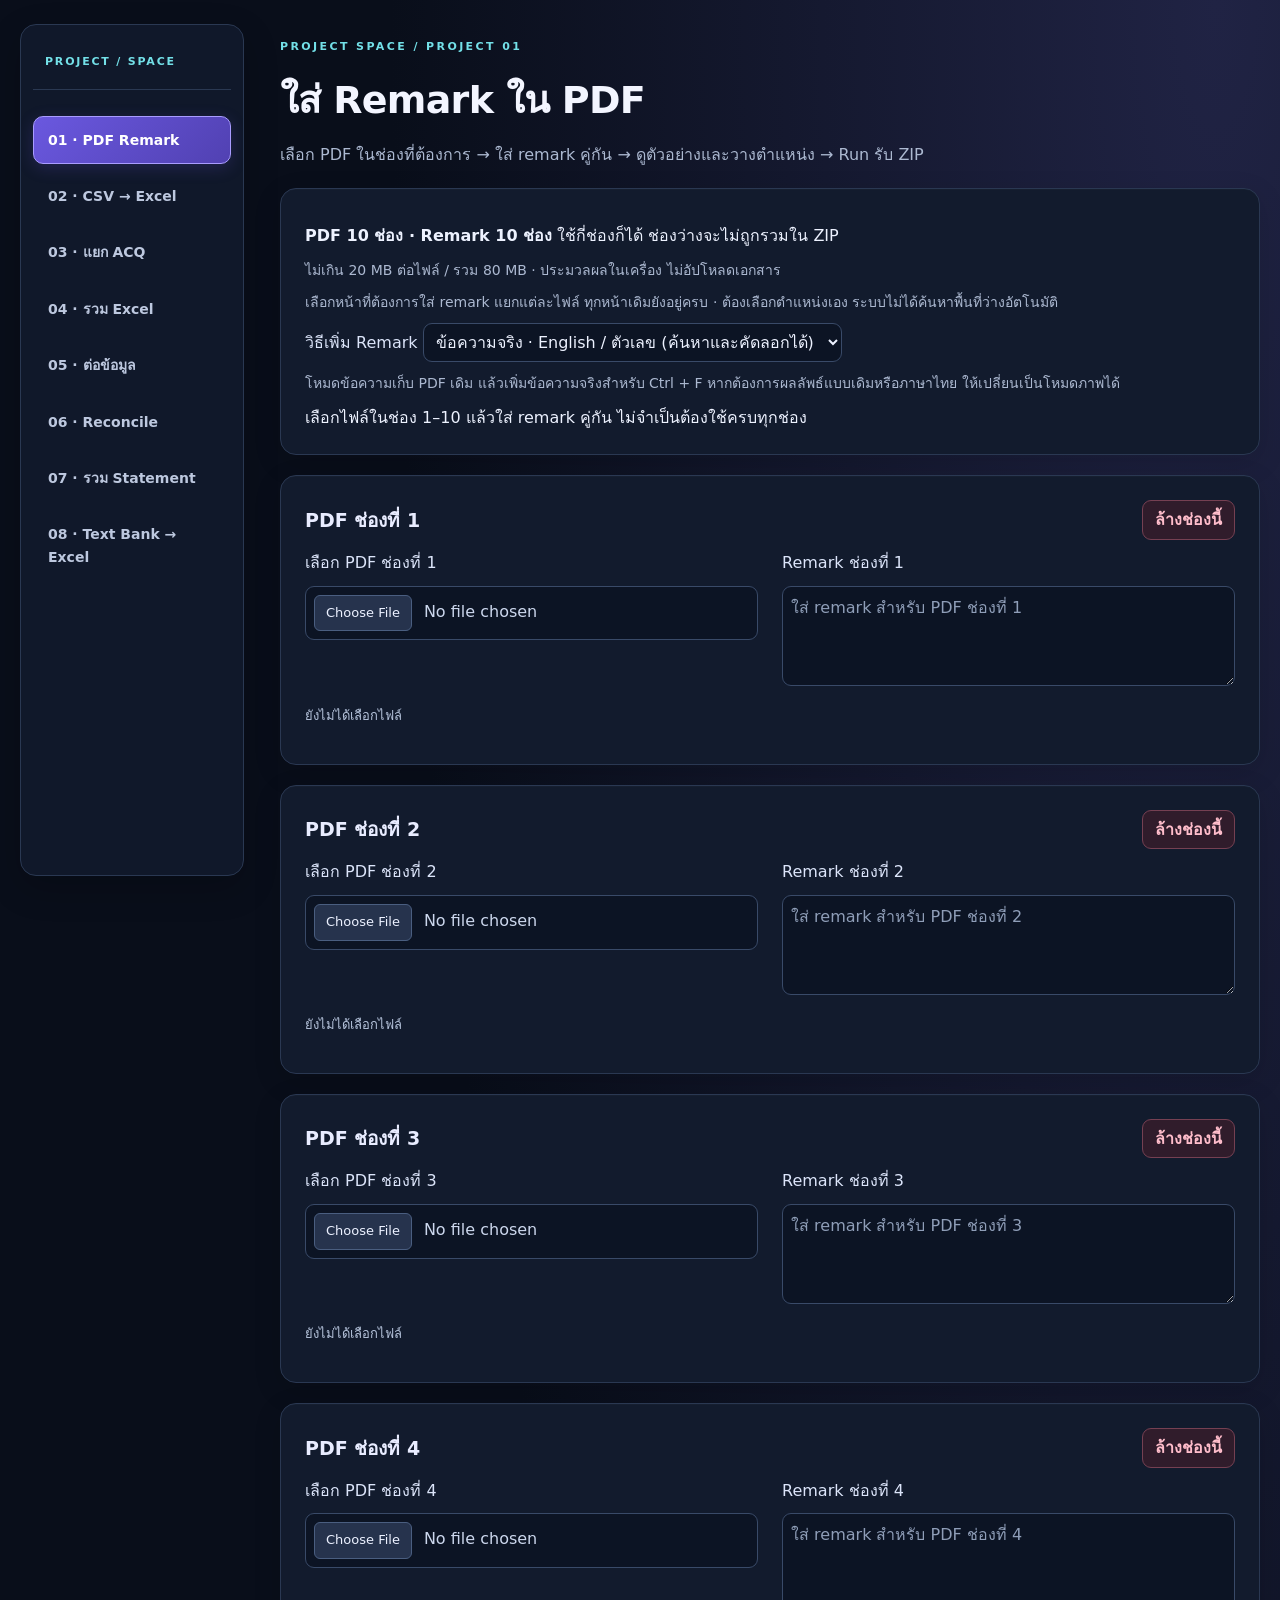
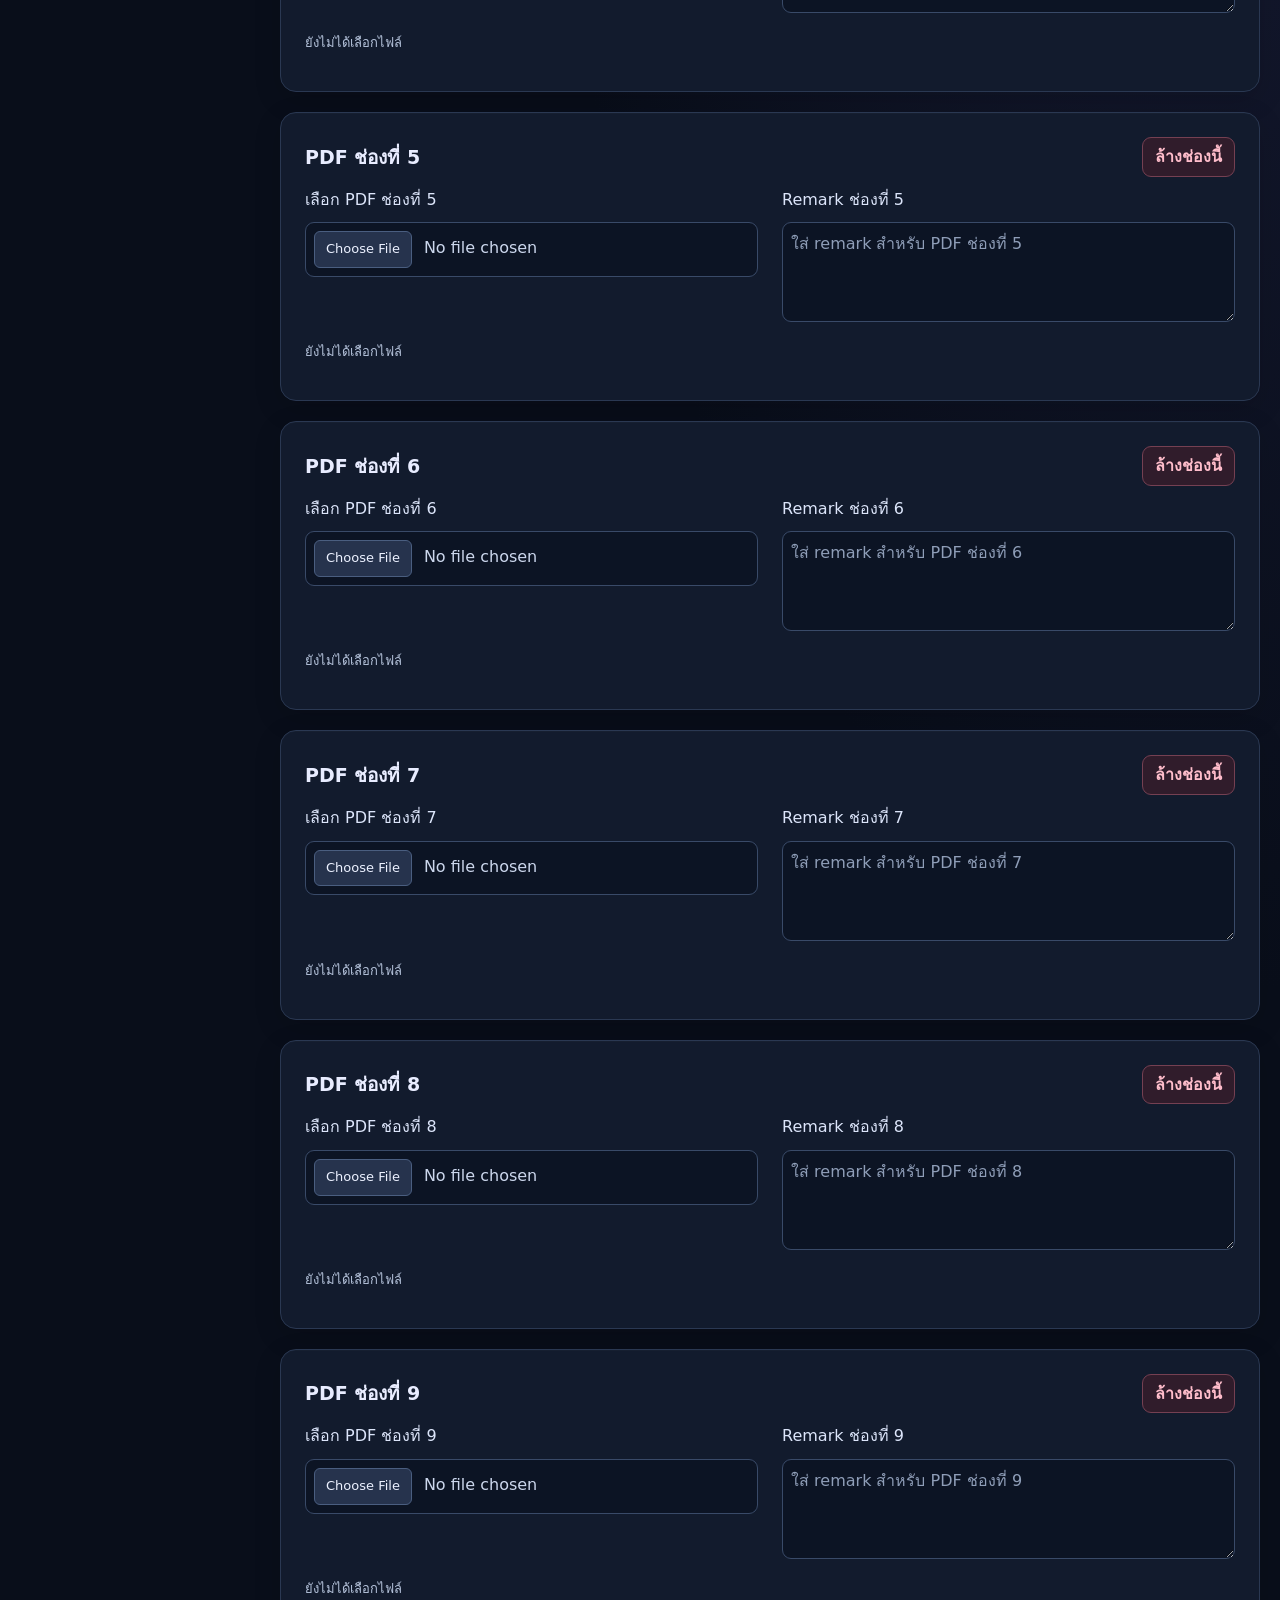
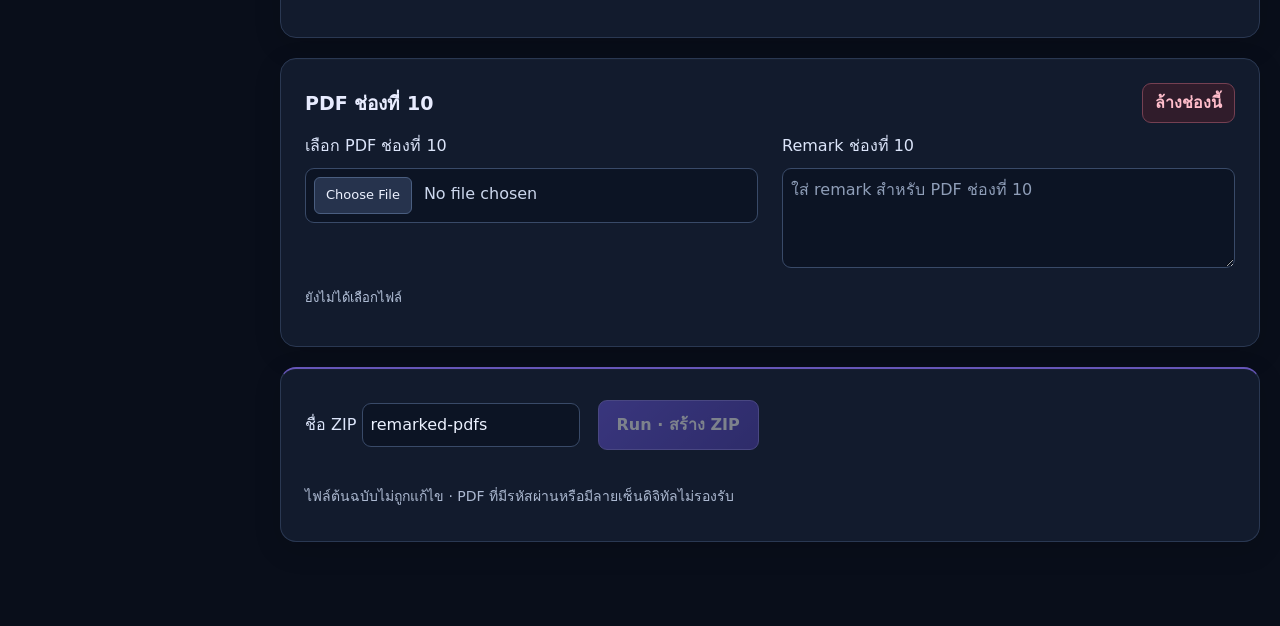
<file: index.html>
<!doctype html><html lang="th"><head><meta charset="utf-8"><meta name="viewport" content="width=device-width,initial-scale=1"><title>Project Space · PDF Remark</title><link rel="stylesheet" href="style.css?v=slots-2"><script defer src="vendor/pdf-lib.min.js"></script><script defer src="vendor/jszip.min.js"></script><script defer src="app.js?v=search-text-1"></script><script>setTimeout(function(){if(!window.remarkAppReady){var el=document.getElementById("status");el.textContent="โหลดหน้าแอปไม่สำเร็จ กรุณารีเฟรช หรือเปิดด้วย Chrome / Edge รุ่นล่าสุด";el.className="error";}},12000);</script><link rel="stylesheet" href="theme.css?v=dark-1"><link rel="stylesheet" href="sidebar.css?v=20261102"></head><body><main><nav aria-label="เลือกโปรเจกต์"><a href="index.html?v=20261107" aria-current="page">01 · PDF Remark</a><a href="csv-excel.html?v=20261107">02 · CSV → Excel</a><a href="acq-split.html?v=20261107">03 · แยก ACQ</a><a href="merge-excel.html?v=20261107">04 · รวม Excel</a><a href="append-excel.html?v=20261107">05 · ต่อข้อมูล</a><a href="reconcile.html?v=20261107">06 · Reconcile</a><a href="statements.html?v=20261107">07 · รวม Statement</a><a href="bank-text.html?v=20261107">08 · Text Bank → Excel</a></nav><span class="eyebrow">PROJECT SPACE / PROJECT 01</span><h1>ใส่ Remark ใน PDF</h1><p>เลือก PDF ในช่องที่ต้องการ → ใส่ remark คู่กัน → ดูตัวอย่างและวางตำแหน่ง → Run รับ ZIP</p><section class="panel"><p><strong>PDF 10 ช่อง · Remark 10 ช่อง</strong> ใช้กี่ช่องก็ได้ ช่องว่างจะไม่ถูกรวมใน ZIP</p><p class="muted">ไม่เกิน 20 MB ต่อไฟล์ / รวม 80 MB · ประมวลผลในเครื่อง ไม่อัปโหลดเอกสาร</p><p class="muted">เลือกหน้าที่ต้องการใส่ remark แยกแต่ละไฟล์ ทุกหน้าเดิมยังอยู่ครบ · ต้องเลือกตำแหน่งเอง ระบบไม่ได้ค้นหาพื้นที่ว่างอัตโนมัติ</p><label>วิธีเพิ่ม Remark <select id="remarkMode"><option value="text">ข้อความจริง · English / ตัวเลข (ค้นหาและคัดลอกได้)</option><option value="image">ภาพแบบเดิม · รองรับภาษาไทย (ค้นหา remark ไม่ได้)</option></select></label><p class="muted">โหมดข้อความเก็บ PDF เดิม แล้วเพิ่มข้อความจริงสำหรับ Ctrl + F หากต้องการผลลัพธ์แบบเดิมหรือภาษาไทย ให้เปลี่ยนเป็นโหมดภาพได้</p><div id="status" role="status" aria-live="polite">เลือกไฟล์ในช่อง 1–10 แล้วใส่ remark คู่กัน ไม่จำเป็นต้องใช้ครบทุกช่อง</div></section><div id="items"><section class="item" data-slot="1"><div class="row"><h2>PDF ช่องที่ 1</h2><button class="remove" type="button">ล้างช่องนี้</button></div><div class="slot-grid"><label>เลือก PDF ช่องที่ 1<input class="file" type="file" accept=".pdf,application/pdf"></label><label>Remark ช่องที่ 1<textarea maxlength="4000" placeholder="ใส่ remark สำหรับ PDF ช่องที่ 1"></textarea></label></div><p class="note" role="status">ยังไม่ได้เลือกไฟล์</p><details class="details" hidden><summary>ดูตัวอย่าง PDF / เลือกตำแหน่ง remark</summary><div class="editor"><div><label>หน้าที่ใส่ remark <select class="page"></select></label><label>ขนาดตัวอักษร (pt) <input class="size" type="number" min="6" max="36" value="11"></label><label>ชื่อ PDF ที่ได้ <input class="name" maxlength="100"></label><p class="muted">คลิกพื้นที่ว่างบน PDF เพื่อวางข้อความ ตรวจสอบว่าไม่ทับข้อมูลเดิมก่อน Run</p></div><div class="stage" aria-label="คลิกเพื่อวาง remark"><canvas></canvas><div class="overlay"></div></div></div></details></section><section class="item" data-slot="2"><div class="row"><h2>PDF ช่องที่ 2</h2><button class="remove" type="button">ล้างช่องนี้</button></div><div class="slot-grid"><label>เลือก PDF ช่องที่ 2<input class="file" type="file" accept=".pdf,application/pdf"></label><label>Remark ช่องที่ 2<textarea maxlength="4000" placeholder="ใส่ remark สำหรับ PDF ช่องที่ 2"></textarea></label></div><p class="note" role="status">ยังไม่ได้เลือกไฟล์</p><details class="details" hidden><summary>ดูตัวอย่าง PDF / เลือกตำแหน่ง remark</summary><div class="editor"><div><label>หน้าที่ใส่ remark <select class="page"></select></label><label>ขนาดตัวอักษร (pt) <input class="size" type="number" min="6" max="36" value="11"></label><label>ชื่อ PDF ที่ได้ <input class="name" maxlength="100"></label><p class="muted">คลิกพื้นที่ว่างบน PDF เพื่อวางข้อความ ตรวจสอบว่าไม่ทับข้อมูลเดิมก่อน Run</p></div><div class="stage" aria-label="คลิกเพื่อวาง remark"><canvas></canvas><div class="overlay"></div></div></div></details></section><section class="item" data-slot="3"><div class="row"><h2>PDF ช่องที่ 3</h2><button class="remove" type="button">ล้างช่องนี้</button></div><div class="slot-grid"><label>เลือก PDF ช่องที่ 3<input class="file" type="file" accept=".pdf,application/pdf"></label><label>Remark ช่องที่ 3<textarea maxlength="4000" placeholder="ใส่ remark สำหรับ PDF ช่องที่ 3"></textarea></label></div><p class="note" role="status">ยังไม่ได้เลือกไฟล์</p><details class="details" hidden><summary>ดูตัวอย่าง PDF / เลือกตำแหน่ง remark</summary><div class="editor"><div><label>หน้าที่ใส่ remark <select class="page"></select></label><label>ขนาดตัวอักษร (pt) <input class="size" type="number" min="6" max="36" value="11"></label><label>ชื่อ PDF ที่ได้ <input class="name" maxlength="100"></label><p class="muted">คลิกพื้นที่ว่างบน PDF เพื่อวางข้อความ ตรวจสอบว่าไม่ทับข้อมูลเดิมก่อน Run</p></div><div class="stage" aria-label="คลิกเพื่อวาง remark"><canvas></canvas><div class="overlay"></div></div></div></details></section><section class="item" data-slot="4"><div class="row"><h2>PDF ช่องที่ 4</h2><button class="remove" type="button">ล้างช่องนี้</button></div><div class="slot-grid"><label>เลือก PDF ช่องที่ 4<input class="file" type="file" accept=".pdf,application/pdf"></label><label>Remark ช่องที่ 4<textarea maxlength="4000" placeholder="ใส่ remark สำหรับ PDF ช่องที่ 4"></textarea></label></div><p class="note" role="status">ยังไม่ได้เลือกไฟล์</p><details class="details" hidden><summary>ดูตัวอย่าง PDF / เลือกตำแหน่ง remark</summary><div class="editor"><div><label>หน้าที่ใส่ remark <select class="page"></select></label><label>ขนาดตัวอักษร (pt) <input class="size" type="number" min="6" max="36" value="11"></label><label>ชื่อ PDF ที่ได้ <input class="name" maxlength="100"></label><p class="muted">คลิกพื้นที่ว่างบน PDF เพื่อวางข้อความ ตรวจสอบว่าไม่ทับข้อมูลเดิมก่อน Run</p></div><div class="stage" aria-label="คลิกเพื่อวาง remark"><canvas></canvas><div class="overlay"></div></div></div></details></section><section class="item" data-slot="5"><div class="row"><h2>PDF ช่องที่ 5</h2><button class="remove" type="button">ล้างช่องนี้</button></div><div class="slot-grid"><label>เลือก PDF ช่องที่ 5<input class="file" type="file" accept=".pdf,application/pdf"></label><label>Remark ช่องที่ 5<textarea maxlength="4000" placeholder="ใส่ remark สำหรับ PDF ช่องที่ 5"></textarea></label></div><p class="note" role="status">ยังไม่ได้เลือกไฟล์</p><details class="details" hidden><summary>ดูตัวอย่าง PDF / เลือกตำแหน่ง remark</summary><div class="editor"><div><label>หน้าที่ใส่ remark <select class="page"></select></label><label>ขนาดตัวอักษร (pt) <input class="size" type="number" min="6" max="36" value="11"></label><label>ชื่อ PDF ที่ได้ <input class="name" maxlength="100"></label><p class="muted">คลิกพื้นที่ว่างบน PDF เพื่อวางข้อความ ตรวจสอบว่าไม่ทับข้อมูลเดิมก่อน Run</p></div><div class="stage" aria-label="คลิกเพื่อวาง remark"><canvas></canvas><div class="overlay"></div></div></div></details></section><section class="item" data-slot="6"><div class="row"><h2>PDF ช่องที่ 6</h2><button class="remove" type="button">ล้างช่องนี้</button></div><div class="slot-grid"><label>เลือก PDF ช่องที่ 6<input class="file" type="file" accept=".pdf,application/pdf"></label><label>Remark ช่องที่ 6<textarea maxlength="4000" placeholder="ใส่ remark สำหรับ PDF ช่องที่ 6"></textarea></label></div><p class="note" role="status">ยังไม่ได้เลือกไฟล์</p><details class="details" hidden><summary>ดูตัวอย่าง PDF / เลือกตำแหน่ง remark</summary><div class="editor"><div><label>หน้าที่ใส่ remark <select class="page"></select></label><label>ขนาดตัวอักษร (pt) <input class="size" type="number" min="6" max="36" value="11"></label><label>ชื่อ PDF ที่ได้ <input class="name" maxlength="100"></label><p class="muted">คลิกพื้นที่ว่างบน PDF เพื่อวางข้อความ ตรวจสอบว่าไม่ทับข้อมูลเดิมก่อน Run</p></div><div class="stage" aria-label="คลิกเพื่อวาง remark"><canvas></canvas><div class="overlay"></div></div></div></details></section><section class="item" data-slot="7"><div class="row"><h2>PDF ช่องที่ 7</h2><button class="remove" type="button">ล้างช่องนี้</button></div><div class="slot-grid"><label>เลือก PDF ช่องที่ 7<input class="file" type="file" accept=".pdf,application/pdf"></label><label>Remark ช่องที่ 7<textarea maxlength="4000" placeholder="ใส่ remark สำหรับ PDF ช่องที่ 7"></textarea></label></div><p class="note" role="status">ยังไม่ได้เลือกไฟล์</p><details class="details" hidden><summary>ดูตัวอย่าง PDF / เลือกตำแหน่ง remark</summary><div class="editor"><div><label>หน้าที่ใส่ remark <select class="page"></select></label><label>ขนาดตัวอักษร (pt) <input class="size" type="number" min="6" max="36" value="11"></label><label>ชื่อ PDF ที่ได้ <input class="name" maxlength="100"></label><p class="muted">คลิกพื้นที่ว่างบน PDF เพื่อวางข้อความ ตรวจสอบว่าไม่ทับข้อมูลเดิมก่อน Run</p></div><div class="stage" aria-label="คลิกเพื่อวาง remark"><canvas></canvas><div class="overlay"></div></div></div></details></section><section class="item" data-slot="8"><div class="row"><h2>PDF ช่องที่ 8</h2><button class="remove" type="button">ล้างช่องนี้</button></div><div class="slot-grid"><label>เลือก PDF ช่องที่ 8<input class="file" type="file" accept=".pdf,application/pdf"></label><label>Remark ช่องที่ 8<textarea maxlength="4000" placeholder="ใส่ remark สำหรับ PDF ช่องที่ 8"></textarea></label></div><p class="note" role="status">ยังไม่ได้เลือกไฟล์</p><details class="details" hidden><summary>ดูตัวอย่าง PDF / เลือกตำแหน่ง remark</summary><div class="editor"><div><label>หน้าที่ใส่ remark <select class="page"></select></label><label>ขนาดตัวอักษร (pt) <input class="size" type="number" min="6" max="36" value="11"></label><label>ชื่อ PDF ที่ได้ <input class="name" maxlength="100"></label><p class="muted">คลิกพื้นที่ว่างบน PDF เพื่อวางข้อความ ตรวจสอบว่าไม่ทับข้อมูลเดิมก่อน Run</p></div><div class="stage" aria-label="คลิกเพื่อวาง remark"><canvas></canvas><div class="overlay"></div></div></div></details></section><section class="item" data-slot="9"><div class="row"><h2>PDF ช่องที่ 9</h2><button class="remove" type="button">ล้างช่องนี้</button></div><div class="slot-grid"><label>เลือก PDF ช่องที่ 9<input class="file" type="file" accept=".pdf,application/pdf"></label><label>Remark ช่องที่ 9<textarea maxlength="4000" placeholder="ใส่ remark สำหรับ PDF ช่องที่ 9"></textarea></label></div><p class="note" role="status">ยังไม่ได้เลือกไฟล์</p><details class="details" hidden><summary>ดูตัวอย่าง PDF / เลือกตำแหน่ง remark</summary><div class="editor"><div><label>หน้าที่ใส่ remark <select class="page"></select></label><label>ขนาดตัวอักษร (pt) <input class="size" type="number" min="6" max="36" value="11"></label><label>ชื่อ PDF ที่ได้ <input class="name" maxlength="100"></label><p class="muted">คลิกพื้นที่ว่างบน PDF เพื่อวางข้อความ ตรวจสอบว่าไม่ทับข้อมูลเดิมก่อน Run</p></div><div class="stage" aria-label="คลิกเพื่อวาง remark"><canvas></canvas><div class="overlay"></div></div></div></details></section><section class="item" data-slot="10"><div class="row"><h2>PDF ช่องที่ 10</h2><button class="remove" type="button">ล้างช่องนี้</button></div><div class="slot-grid"><label>เลือก PDF ช่องที่ 10<input class="file" type="file" accept=".pdf,application/pdf"></label><label>Remark ช่องที่ 10<textarea maxlength="4000" placeholder="ใส่ remark สำหรับ PDF ช่องที่ 10"></textarea></label></div><p class="note" role="status">ยังไม่ได้เลือกไฟล์</p><details class="details" hidden><summary>ดูตัวอย่าง PDF / เลือกตำแหน่ง remark</summary><div class="editor"><div><label>หน้าที่ใส่ remark <select class="page"></select></label><label>ขนาดตัวอักษร (pt) <input class="size" type="number" min="6" max="36" value="11"></label><label>ชื่อ PDF ที่ได้ <input class="name" maxlength="100"></label><p class="muted">คลิกพื้นที่ว่างบน PDF เพื่อวางข้อความ ตรวจสอบว่าไม่ทับข้อมูลเดิมก่อน Run</p></div><div class="stage" aria-label="คลิกเพื่อวาง remark"><canvas></canvas><div class="overlay"></div></div></div></details></section></div><section class="panel footer"><label>ชื่อ ZIP <input id="zipname" value="remarked-pdfs" maxlength="100"></label><button id="run" disabled>Run · สร้าง ZIP</button><a id="download" hidden>ดาวน์โหลด ZIP อีกครั้ง</a><p class="muted">ไฟล์ต้นฉบับไม่ถูกแก้ไข · PDF ที่มีรหัสผ่านหรือมีลายเซ็นดิจิทัลไม่รองรับ</p></section></main></body></html>
</file>
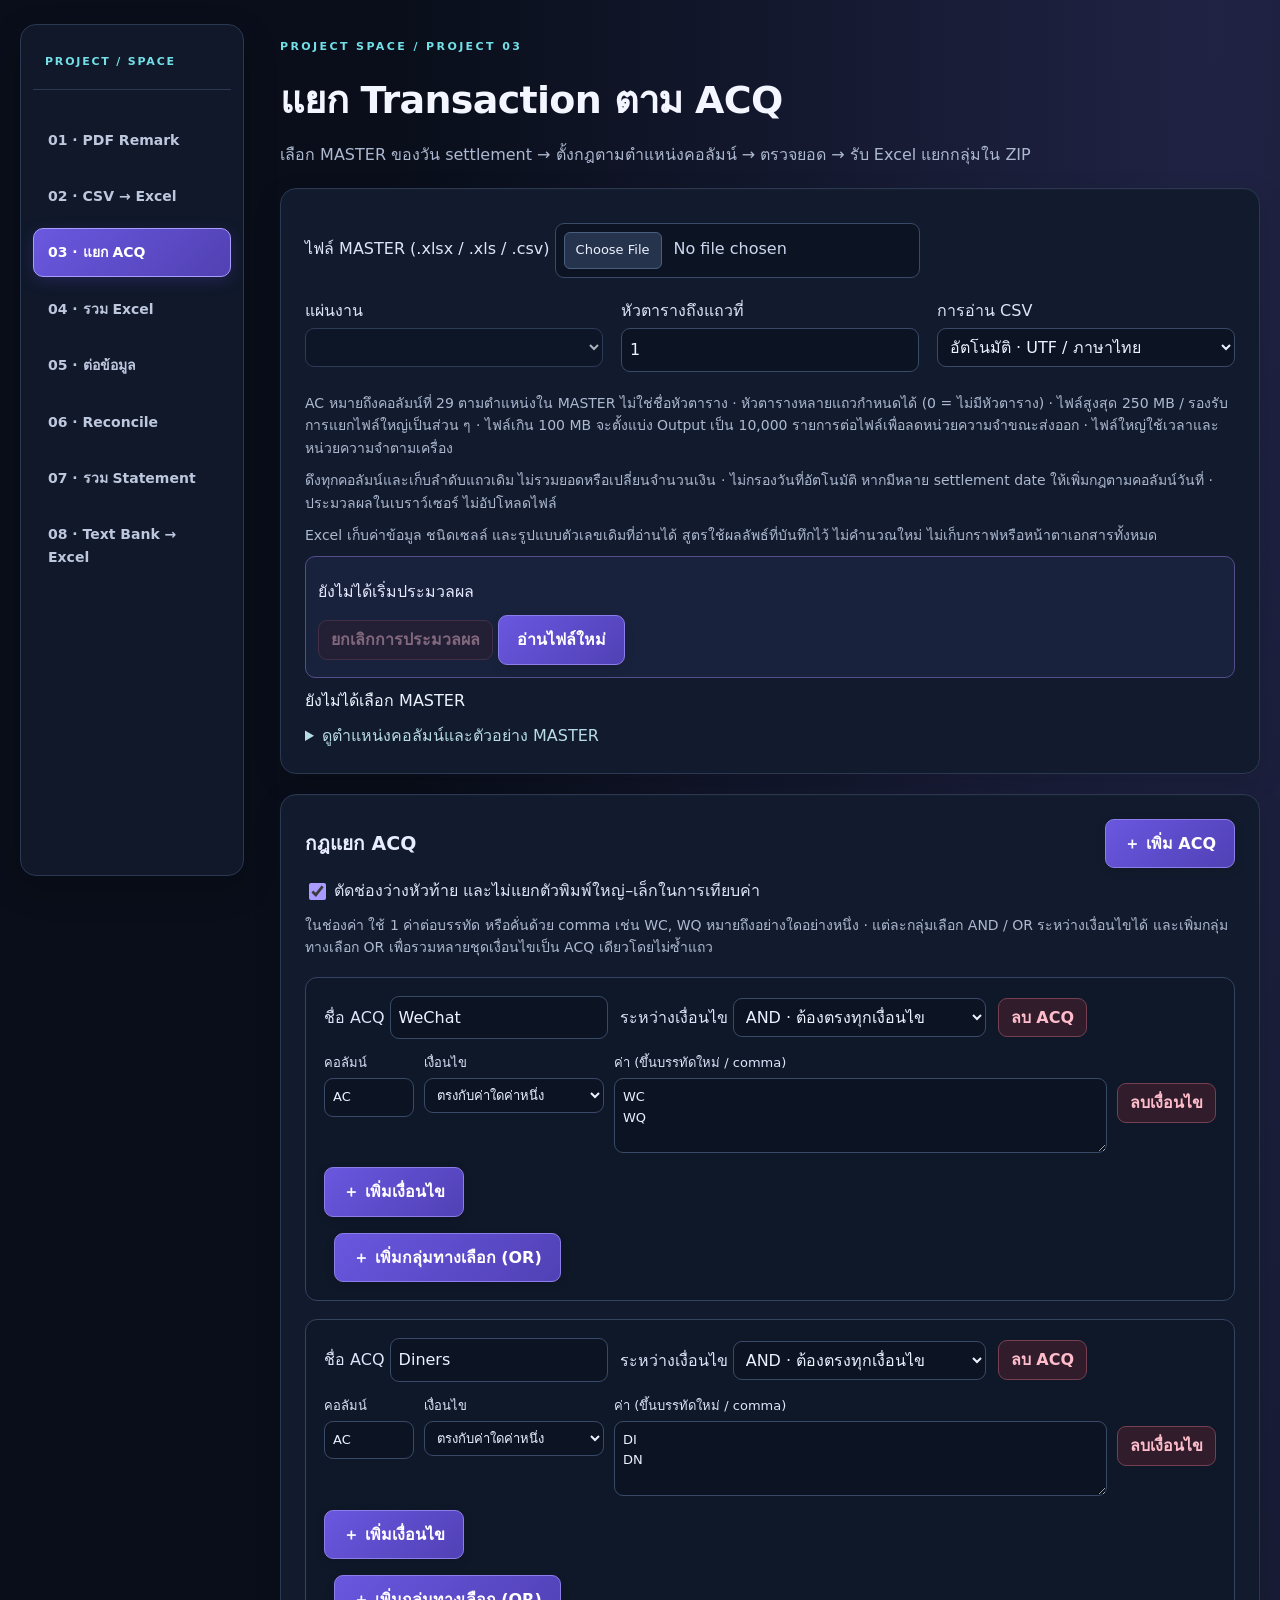
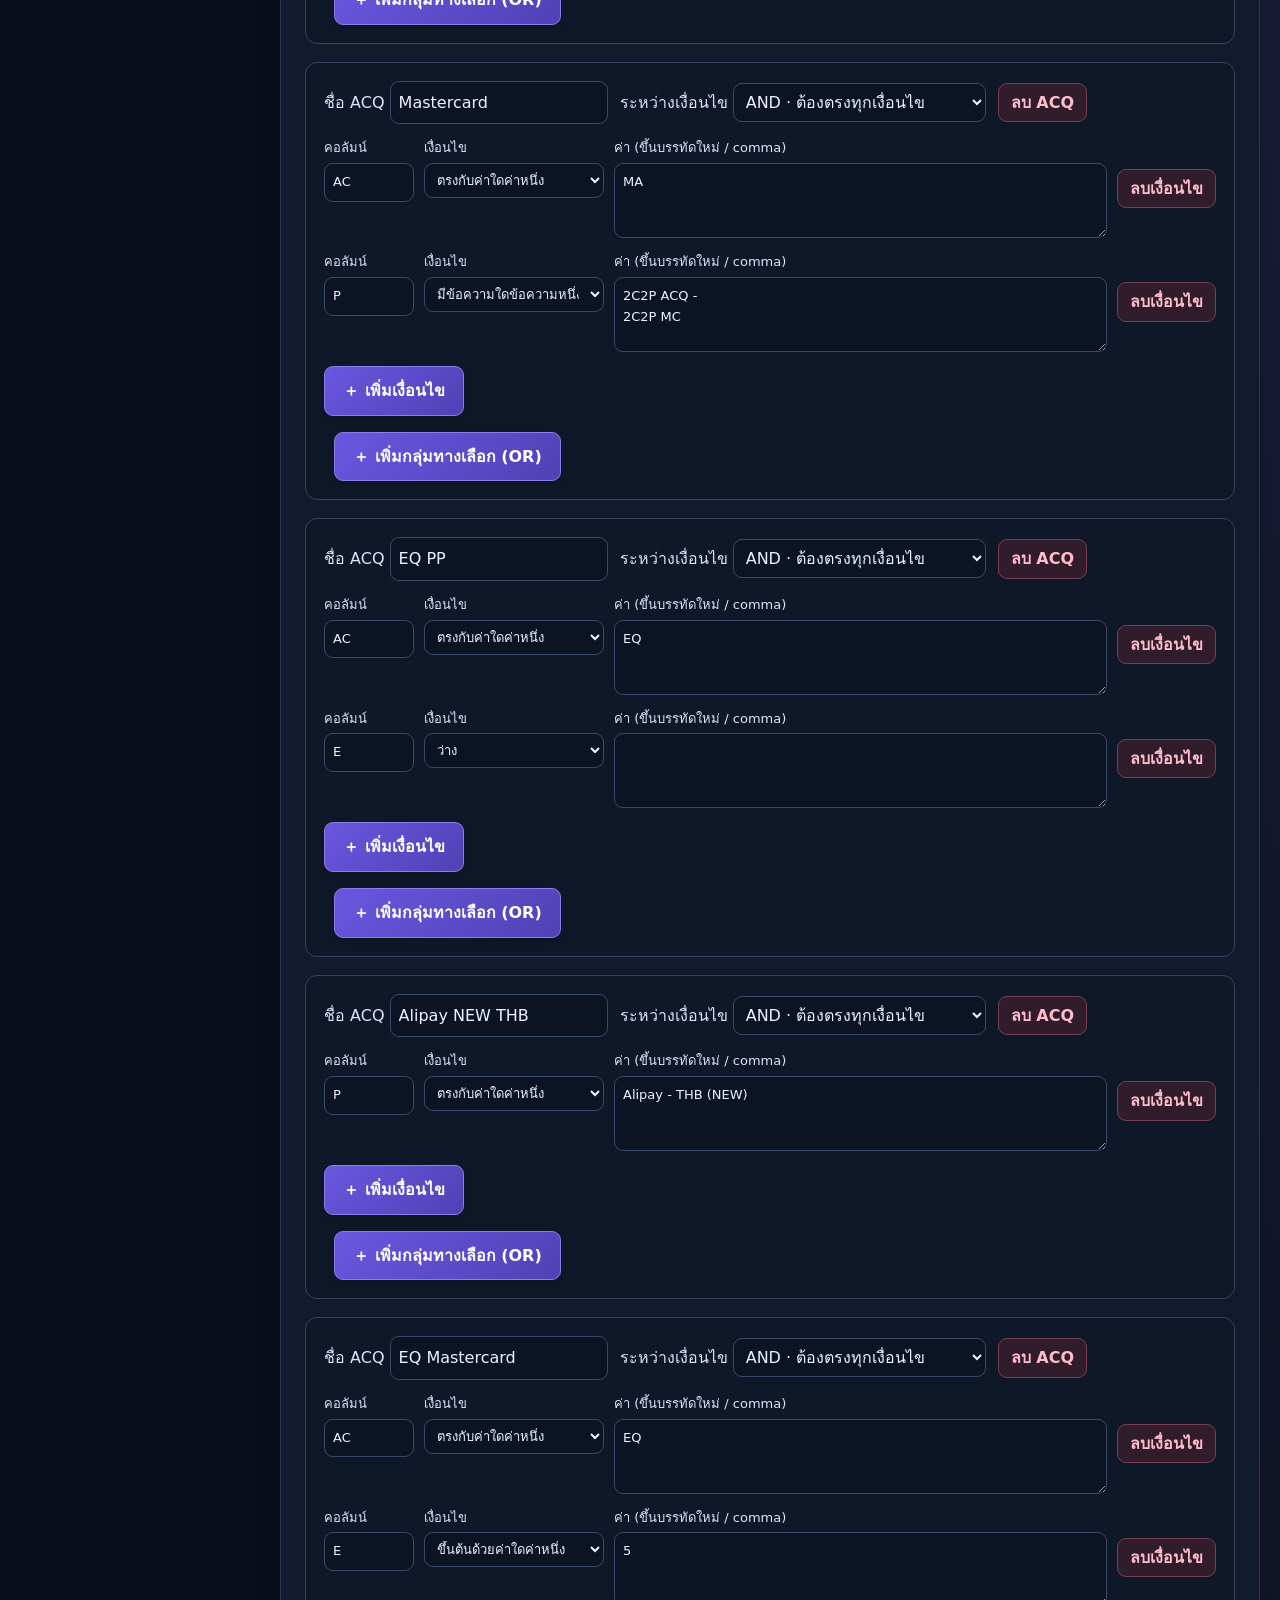
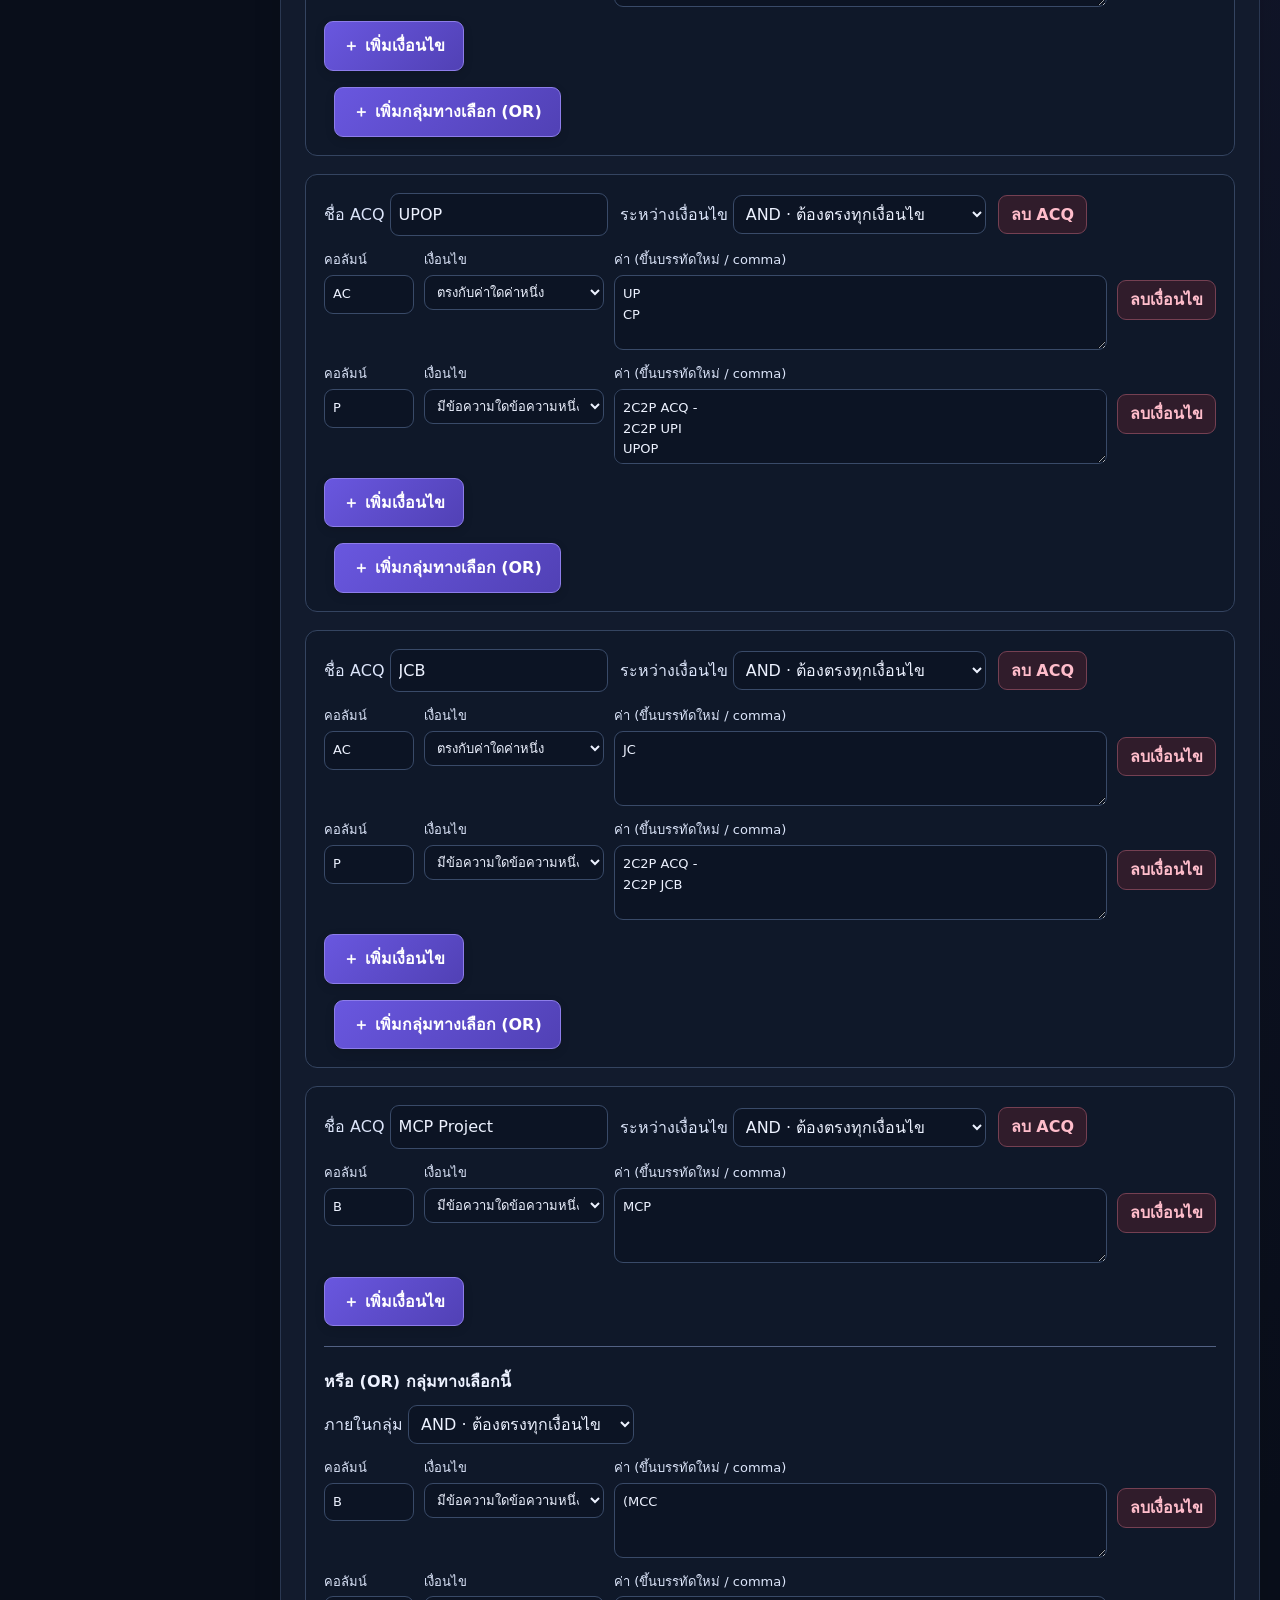
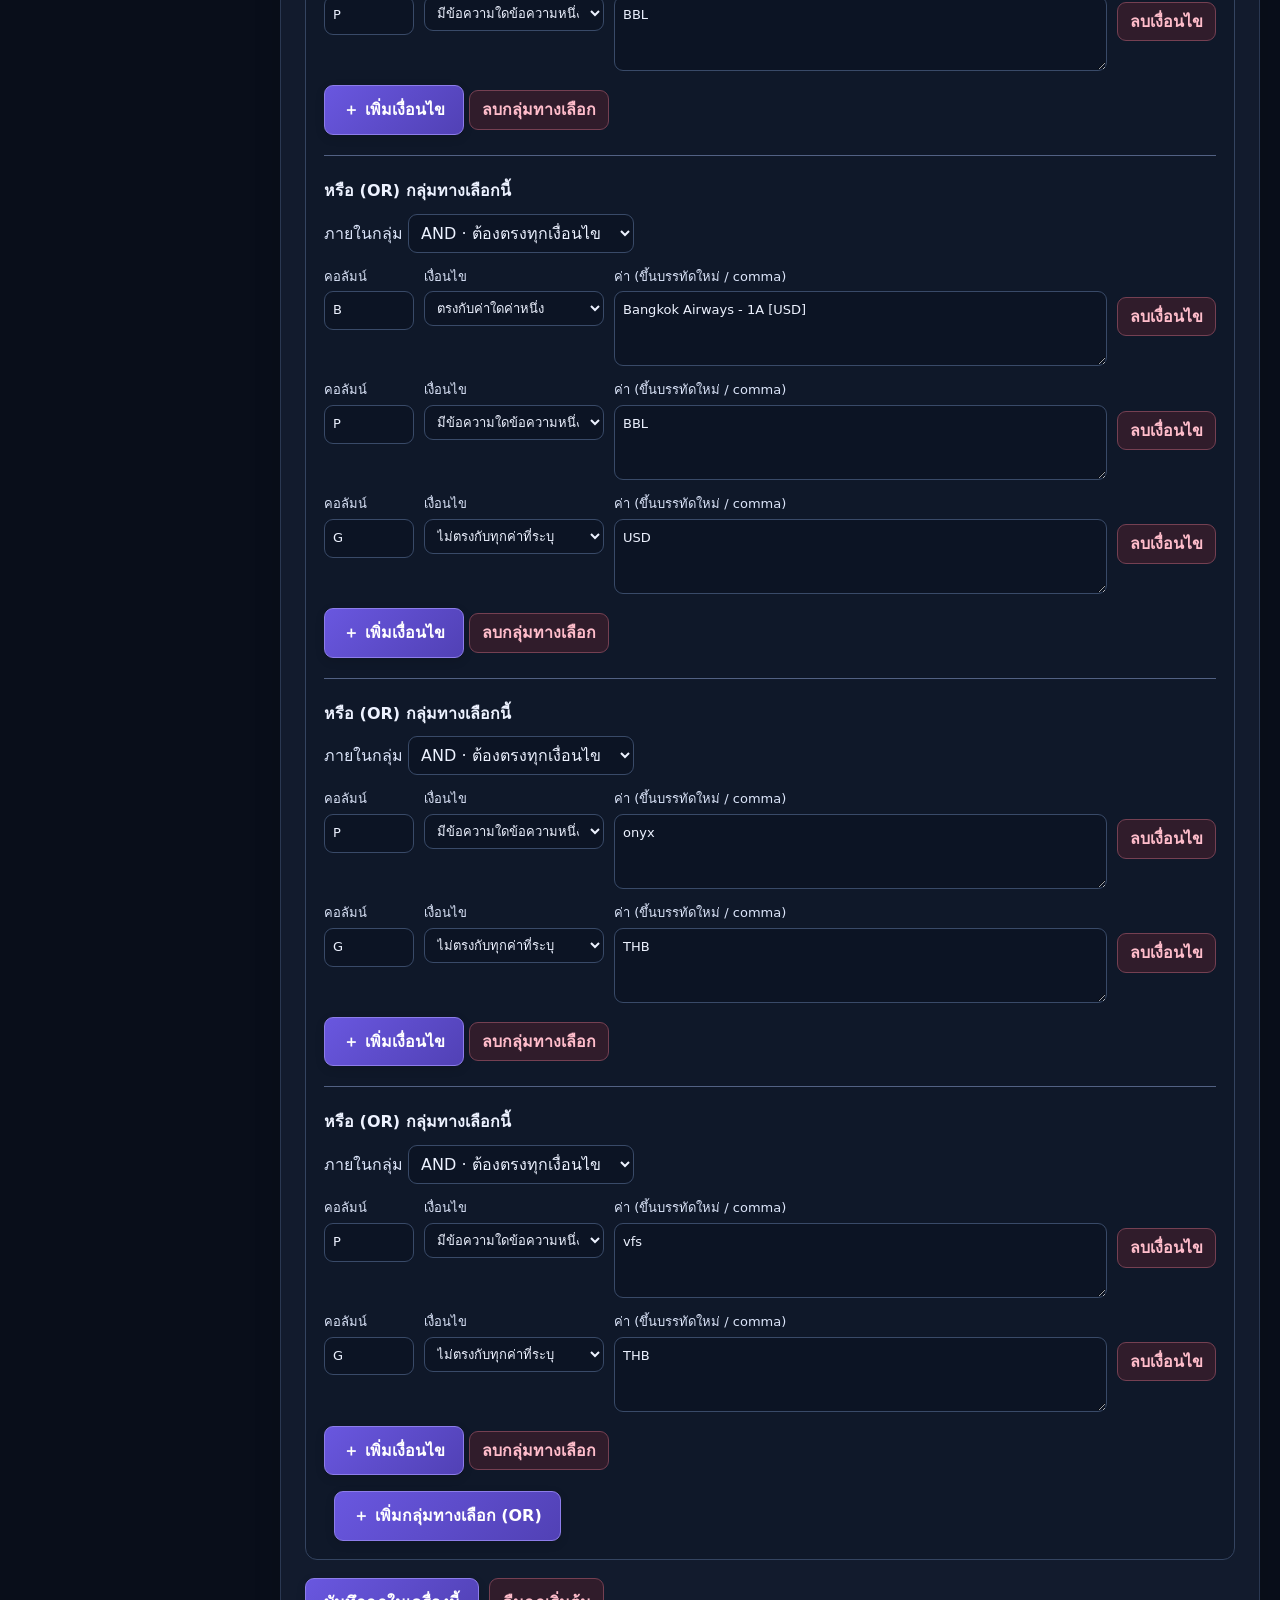
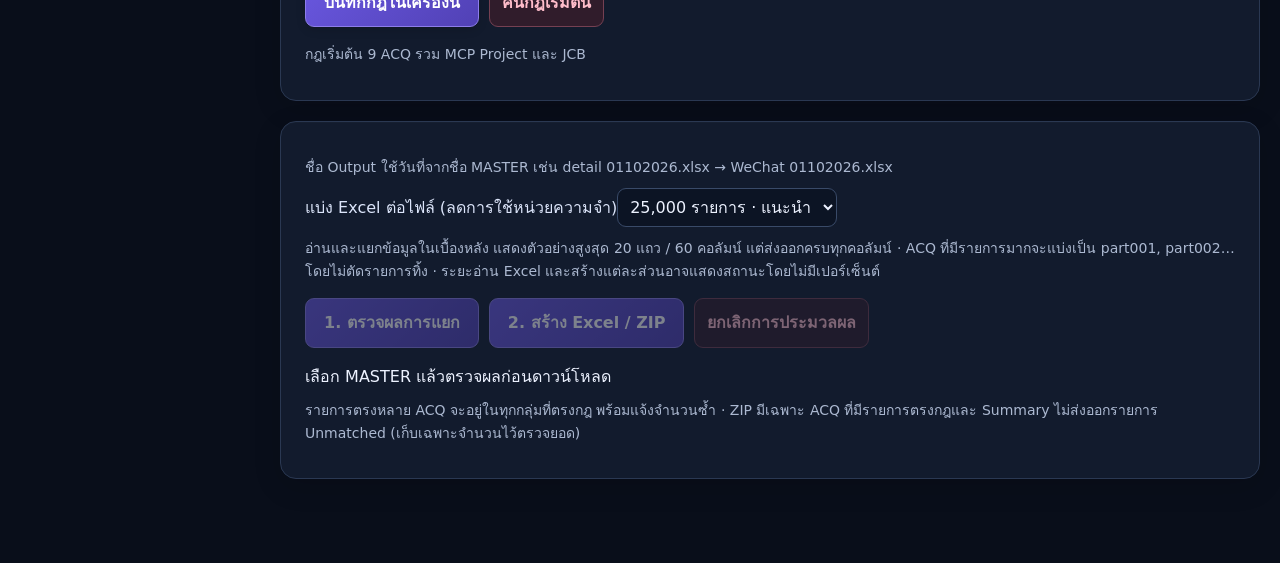
<file: acq-split.html>
<!doctype html><html lang="th"><head><meta charset="utf-8"><meta name="viewport" content="width=device-width,initial-scale=1"><title>Project 03 · แยก ACQ</title><link rel="stylesheet" href="style.css"><link rel="stylesheet" href="csv-excel.css"><link rel="stylesheet" href="acq-split.css?v=large-1"><script defer src="vendor/papaparse.min.js"></script><script defer src="vendor/xlsx.full.min.js"></script><script defer src="vendor/jszip.min.js"></script><script defer src="acq-split.js?v=250mb-1"></script><link rel="stylesheet" href="theme.css?v=dark-1"><link rel="stylesheet" href="sidebar.css?v=20261102"></head><body><main><nav aria-label="เลือกโปรเจกต์"><a href="index.html?v=20261107">01 · PDF Remark</a><a href="csv-excel.html?v=20261107">02 · CSV → Excel</a><a href="acq-split.html?v=20261107" aria-current="page">03 · แยก ACQ</a><a href="merge-excel.html?v=20261107">04 · รวม Excel</a><a href="append-excel.html?v=20261107">05 · ต่อข้อมูล</a><a href="reconcile.html?v=20261107">06 · Reconcile</a><a href="statements.html?v=20261107">07 · รวม Statement</a><a href="bank-text.html?v=20261107">08 · Text Bank → Excel</a></nav><span class="eyebrow">PROJECT SPACE / PROJECT 03</span><h1>แยก Transaction ตาม ACQ</h1><p>เลือก MASTER ของวัน settlement → ตั้งกฎตามตำแหน่งคอลัมน์ → ตรวจยอด → รับ Excel แยกกลุ่มใน ZIP</p><section class="panel"><label>ไฟล์ MASTER (.xlsx / .xls / .csv) <input id="master" type="file" accept=".xlsx,.xls,.csv"></label><div class="csv-controls"><label>แผ่นงาน<select id="masterSheet" disabled></select></label><label>หัวตารางถึงแถวที่<input id="headerEnd" type="number" min="0" max="100" value="1"></label><label>การอ่าน CSV<select id="masterEncoding"><option value="auto">อัตโนมัติ · UTF / ภาษาไทย</option><option value="utf-8">UTF-8</option><option value="windows-874">Windows-874 / TIS-620</option><option value="utf-16le">UTF-16 LE</option><option value="utf-16be">UTF-16 BE</option></select></label></div><p class="muted">AC หมายถึงคอลัมน์ที่ 29 ตามตำแหน่งใน MASTER ไม่ใช่ชื่อหัวตาราง · หัวตารางหลายแถวกำหนดได้ (0 = ไม่มีหัวตาราง) · ไฟล์สูงสุด 250 MB / รองรับการแยกไฟล์ใหญ่เป็นส่วน ๆ · ไฟล์เกิน 100 MB จะตั้งแบ่ง Output เป็น 10,000 รายการต่อไฟล์เพื่อลดหน่วยความจำขณะส่งออก · ไฟล์ใหญ่ใช้เวลาและหน่วยความจำตามเครื่อง</p><p class="muted">ดึงทุกคอลัมน์และเก็บลำดับแถวเดิม ไม่รวมยอดหรือเปลี่ยนจำนวนเงิน · ไม่กรองวันที่อัตโนมัติ หากมีหลาย settlement date ให้เพิ่มกฎตามคอลัมน์วันที่ · ประมวลผลในเบราว์เซอร์ ไม่อัปโหลดไฟล์</p><p class="muted">Excel เก็บค่าข้อมูล ชนิดเซลล์ และรูปแบบตัวเลขเดิมที่อ่านได้ สูตรใช้ผลลัพธ์ที่บันทึกไว้ ไม่คำนวณใหม่ ไม่เก็บกราฟหรือหน้าตาเอกสารทั้งหมด</p><div class="work-panel"><p id="workStatus" role="status" aria-live="polite">ยังไม่ได้เริ่มประมวลผล</p><progress id="workProgress" hidden></progress><button id="cancelWork" class="remove" disabled>ยกเลิกการประมวลผล</button> <button id="reloadMaster">อ่านไฟล์ใหม่</button></div><p id="masterInfo" role="status">ยังไม่ได้เลือก MASTER</p><details><summary>ดูตำแหน่งคอลัมน์และตัวอย่าง MASTER</summary><div id="masterPreview" class="csv-preview"></div></details></section><section class="panel"><div class="row"><h2>กฎแยก ACQ</h2><button id="addGroup">＋ เพิ่ม ACQ</button></div><label><input id="normalize" type="checkbox" checked> ตัดช่องว่างหัวท้าย และไม่แยกตัวพิมพ์ใหญ่–เล็กในการเทียบค่า</label><p class="muted">ในช่องค่า ใช้ 1 ค่าต่อบรรทัด หรือคั่นด้วย comma เช่น WC, WQ หมายถึงอย่างใดอย่างหนึ่ง · แต่ละกลุ่มเลือก AND / OR ระหว่างเงื่อนไขได้ และเพิ่มกลุ่มทางเลือก OR เพื่อรวมหลายชุดเงื่อนไขเป็น ACQ เดียวโดยไม่ซ้ำแถว</p><div id="groups"></div><div class="actions"><button id="saveRules">บันทึกกฎในเครื่องนี้</button><button id="resetRules" class="remove">คืนกฎเริ่มต้น</button></div><p id="rulesStatus" role="status" class="muted">กฎเริ่มต้น 9 ACQ รวม MCP Project และ JCB</p></section><section class="panel"><p class="muted">ชื่อ Output ใช้วันที่จากชื่อ MASTER เช่น detail 01102026.xlsx → WeChat 01102026.xlsx</p><label>แบ่ง Excel ต่อไฟล์ (ลดการใช้หน่วยความจำ)<select id="partRows"><option value="10000">10,000 รายการ</option><option value="25000" selected>25,000 รายการ · แนะนำ</option><option value="50000">50,000 รายการ</option></select></label><p class="muted">อ่านและแยกข้อมูลในเบื้องหลัง แสดงตัวอย่างสูงสุด 20 แถว / 60 คอลัมน์ แต่ส่งออกครบทุกคอลัมน์ · ACQ ที่มีรายการมากจะแบ่งเป็น part001, part002… โดยไม่ตัดรายการทิ้ง · ระยะอ่าน Excel และสร้างแต่ละส่วนอาจแสดงสถานะโดยไม่มีเปอร์เซ็นต์</p><div class="actions"><button id="check" disabled>1. ตรวจผลการแยก</button><button id="exportAcq" disabled>2. สร้าง Excel / ZIP</button><button id="cancelBottom" class="remove" disabled>ยกเลิกการประมวลผล</button><a id="acqDownload" hidden>ดาวน์โหลด ZIP อีกครั้ง</a></div><p id="acqStatus" role="status" aria-live="polite">เลือก MASTER แล้วตรวจผลก่อนดาวน์โหลด</p><p class="muted">รายการตรงหลาย ACQ จะอยู่ในทุกกลุ่มที่ตรงกฎ พร้อมแจ้งจำนวนซ้ำ · ZIP มีเฉพาะ ACQ ที่มีรายการตรงกฎและ Summary ไม่ส่งออกรายการ Unmatched (เก็บเฉพาะจำนวนไว้ตรวจยอด)</p><div id="result"></div></section></main></body></html>
</file>
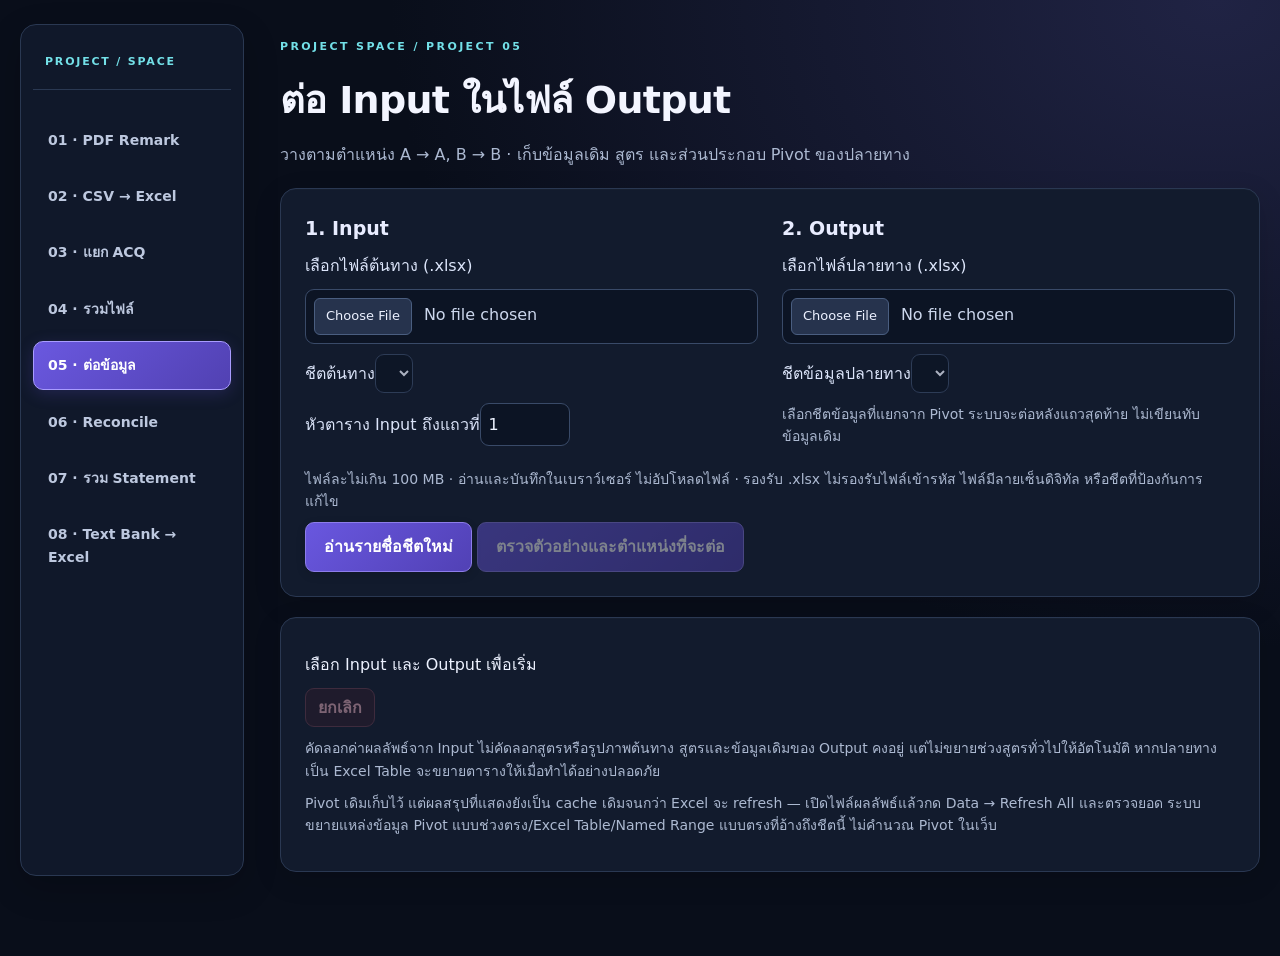
<file: append-excel.html>
<!doctype html><html lang="th"><head><meta charset="utf-8"><meta name="viewport" content="width=device-width,initial-scale=1"><title>Project 05 · ต่อข้อมูลใน Output</title><link rel="stylesheet" href="style.css"><link rel="stylesheet" href="csv-excel.css"><link rel="stylesheet" href="theme.css?v=dark-1"><script defer src="append-excel.js?v=1"></script><link rel="stylesheet" href="sidebar.css?v=20261102"></head><body><main><nav aria-label="เลือกโปรเจกต์"><a href="index.html?v=20261107">01 · PDF Remark</a><a href="csv-excel.html?v=20261107">02 · CSV → Excel</a><a href="acq-split.html?v=20261107">03 · แยก ACQ</a><a href="merge-excel.html?v=20261107">04 · รวมไฟล์</a><a href="append-excel.html?v=20261107" aria-current="page">05 · ต่อข้อมูล</a><a href="reconcile.html?v=20261107">06 · Reconcile</a><a href="statements.html?v=20261107">07 · รวม Statement</a><a href="bank-text.html?v=20261107">08 · Text Bank → Excel</a></nav><span class="eyebrow">PROJECT SPACE / PROJECT 05</span><h1>ต่อ Input ในไฟล์ Output</h1><p>วางตามตำแหน่ง A → A, B → B · เก็บข้อมูลเดิม สูตร และส่วนประกอบ Pivot ของปลายทาง</p><section class="panel"><div class="slot-grid"><div><h2>1. Input</h2><label>เลือกไฟล์ต้นทาง (.xlsx)<input id="appendInput" type="file" accept=".xlsx"></label><label>ชีตต้นทาง<select id="inputSheet" disabled></select></label><label>หัวตาราง Input ถึงแถวที่<input id="appendHeader" type="number" min="1" max="100" value="1"></label></div><div><h2>2. Output</h2><label>เลือกไฟล์ปลายทาง (.xlsx)<input id="appendOutput" type="file" accept=".xlsx"></label><label>ชีตข้อมูลปลายทาง<select id="outputSheet" disabled></select></label><p class="muted">เลือกชีตข้อมูลที่แยกจาก Pivot ระบบจะต่อหลังแถวสุดท้าย ไม่เขียนทับข้อมูลเดิม</p></div></div><p class="muted">ไฟล์ละไม่เกิน 100 MB · อ่านและบันทึกในเบราว์เซอร์ ไม่อัปโหลดไฟล์ · รองรับ .xlsx ไม่รองรับไฟล์เข้ารหัส ไฟล์มีลายเซ็นดิจิทัล หรือชีตที่ป้องกันการแก้ไข</p><button id="appendReload">อ่านรายชื่อชีตใหม่</button> <button id="appendCheck" disabled>ตรวจตัวอย่างและตำแหน่งที่จะต่อ</button></section><section id="appendPreviewPanel" class="panel" hidden><h2>ตรวจสอบก่อนต่อข้อมูล</h2><p id="appendInfo"></p><p id="pivotInfo"></p><div id="appendPreview" class="csv-preview"></div><label>ชื่อไฟล์ผลลัพธ์<input id="appendFilename" value="output_appended.xlsx" maxlength="120"></label><button id="appendRun" disabled>ต่อข้อมูลและดาวน์โหลด Output ใหม่</button> <a id="appendDownload" hidden>ดาวน์โหลดอีกครั้ง</a></section><section class="panel"><p id="appendStatus" role="status" aria-live="polite">เลือก Input และ Output เพื่อเริ่ม</p><progress id="appendProgress" hidden style="width:100%"></progress><button id="appendCancel" class="remove" disabled>ยกเลิก</button><p class="muted">คัดลอกค่าผลลัพธ์จาก Input ไม่คัดลอกสูตรหรือรูปภาพต้นทาง สูตรและข้อมูลเดิมของ Output คงอยู่ แต่ไม่ขยายช่วงสูตรทั่วไปให้อัตโนมัติ หากปลายทางเป็น Excel Table จะขยายตารางให้เมื่อทำได้อย่างปลอดภัย</p><p class="muted">Pivot เดิมเก็บไว้ แต่ผลสรุปที่แสดงยังเป็น cache เดิมจนกว่า Excel จะ refresh — เปิดไฟล์ผลลัพธ์แล้วกด Data → Refresh All และตรวจยอด ระบบขยายแหล่งข้อมูล Pivot แบบช่วงตรง/Excel Table/Named Range แบบตรงที่อ้างถึงชีตนี้ ไม่คำนวณ Pivot ในเว็บ</p></section></main></body></html>
</file>
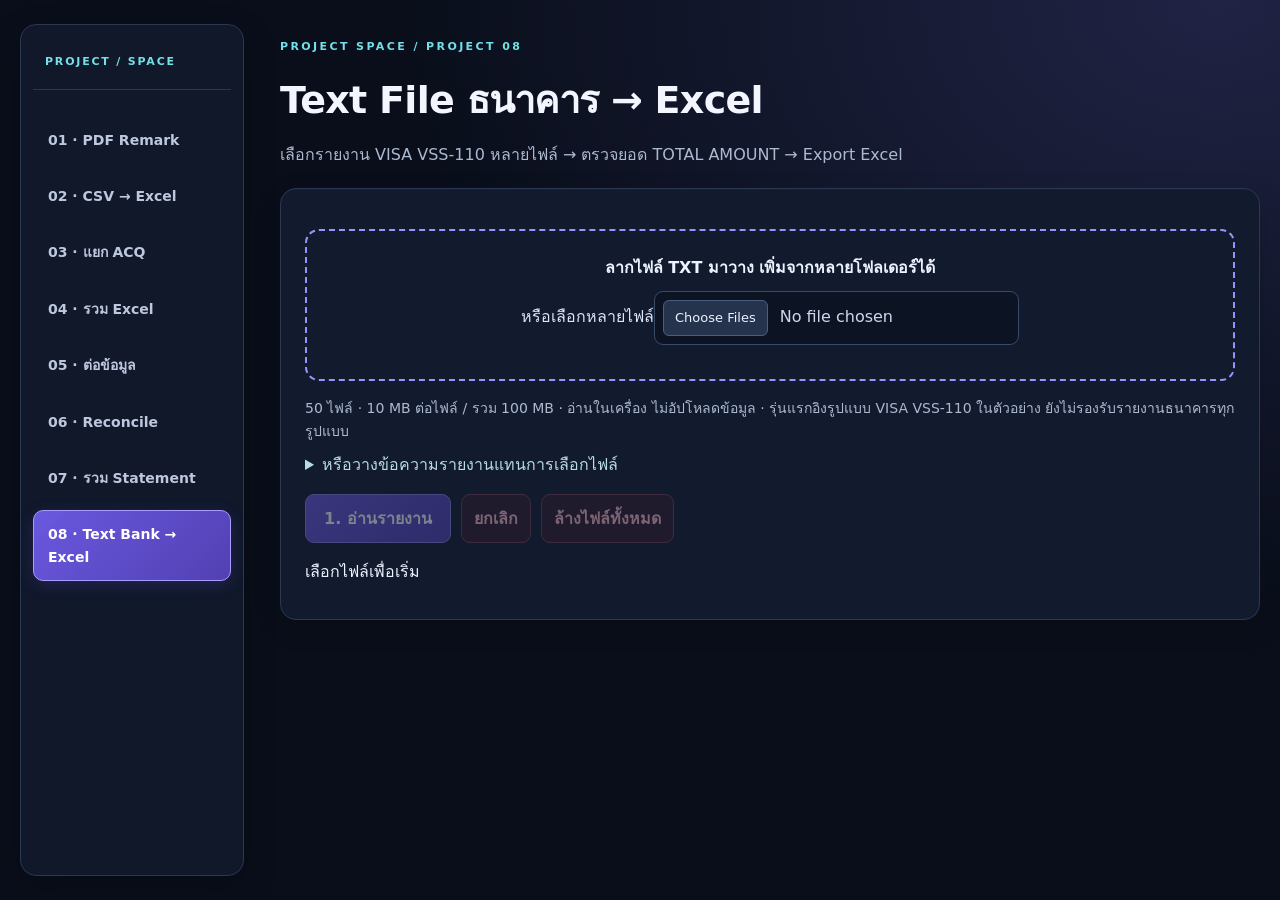
<file: bank-text.html>
<!doctype html><html lang="th"><head><meta charset="utf-8"><meta name="viewport" content="width=device-width,initial-scale=1"><title>Project 08 · Text Bank → Excel</title><link rel="stylesheet" href="style.css"><link rel="stylesheet" href="csv-excel.css"><link rel="stylesheet" href="theme.css?v=dark-1"><link rel="stylesheet" href="sidebar.css?v=20261102"><script defer src="bank-text.js?v=1"></script><style>main [hidden]{display:none!important}.actions{display:flex;gap:10px;flex-wrap:wrap;margin:16px 0}#textDrop{border:2px dashed #9c91ff;border-radius:14px;padding:24px;margin:16px 0;text-align:center}#textDrop.drag-over{background:#283458}#textRecords td{vertical-align:top;min-width:100px}#textRecords td:first-child{min-width:55px}.text-file{display:flex;align-items:center;gap:14px;flex-wrap:wrap;padding:12px 0;border-bottom:1px solid var(--border)}.text-file strong{overflow-wrap:anywhere;flex:1;min-width:140px}.text-pages{display:flex;align-items:center;gap:12px;flex-wrap:wrap;margin:16px 0}.text-note{color:#ffe0a3}#textRecords pre{white-space:pre-wrap;overflow-wrap:anywhere;max-width:500px;font-size:12px}#pasteReport{min-height:120px}</style></head><body><main><nav aria-label="เลือกโปรเจกต์"><a href="index.html?v=20261107">01 · PDF Remark</a><a href="csv-excel.html?v=20261107">02 · CSV → Excel</a><a href="acq-split.html?v=20261107">03 · แยก ACQ</a><a href="merge-excel.html?v=20261107">04 · รวม Excel</a><a href="append-excel.html?v=20261107">05 · ต่อข้อมูล</a><a href="reconcile.html?v=20261107">06 · Reconcile</a><a href="statements.html?v=20261107">07 · รวม Statement</a><a href="bank-text.html?v=20261107" aria-current="page">08 · Text Bank → Excel</a></nav><span class="eyebrow">PROJECT SPACE / PROJECT 08</span><h1>Text File ธนาคาร → Excel</h1><p>เลือกรายงาน VISA VSS-110 หลายไฟล์ → ตรวจยอด TOTAL AMOUNT → Export Excel</p><section class="panel"><div id="textDrop" role="region" aria-label="วางไฟล์รายงาน TXT"><strong>ลากไฟล์ TXT มาวาง เพิ่มจากหลายโฟลเดอร์ได้</strong><label>หรือเลือกหลายไฟล์<input id="textFiles" type="file" multiple accept=".txt,.text"></label></div><p class="muted">50 ไฟล์ · 10 MB ต่อไฟล์ / รวม 100 MB · อ่านในเครื่อง ไม่อัปโหลดข้อมูล · รุ่นแรกอิงรูปแบบ VISA VSS-110 ในตัวอย่าง ยังไม่รองรับรายงานธนาคารทุกรูปแบบ</p><details><summary>หรือวางข้อความรายงานแทนการเลือกไฟล์</summary><label>ชื่อไฟล์ต้นทาง<input id="pasteName" value="pasted-report.txt" maxlength="120"></label><label>ข้อความรายงาน<textarea id="pasteReport" placeholder="วางข้อความ TXT ต้นฉบับ รวมส่วนหัวและ NET SETTLEMENT AMOUNT"></textarea></label><button id="addPaste">เพิ่มข้อความนี้</button></details><div id="textSources"></div><div class="actions"><button id="readText" disabled>1. อ่านรายงาน</button><button id="cancelText" class="remove" disabled>ยกเลิก</button><button id="clearText" class="remove" disabled>ล้างไฟล์ทั้งหมด</button></div><p id="textStatus" role="status" aria-live="polite">เลือกไฟล์เพื่อเริ่ม</p><progress id="textProgress" hidden style="width:100%"></progress></section><section class="panel" id="textResults" hidden><h2>ตรวจผลก่อน Export</h2><p class="muted">ดึงช่อง TOTAL AMOUNT ขวาสุดของ TOTAL INTERCHANGE VALUE, TOTAL REIMBURSEMENT FEES, TOTAL VISA CHARGES และ NET SETTLEMENT AMOUNT · CR = บวก / DB = ลบ · แปลง REPORT DATE เช่น 27OCT26 → 27/10/2026 (ปี 2 หลักใช้ ค.ศ. 2000–2099)</p><p class="muted">แยกคนละแถวตามรายงาน/Reporting for/สกุลเงิน · หน้าต่อเนื่องใช้ยอดบรรทัดสุดท้าย ไม่บวกยอดซ้ำ · ไม่รวมยอดข้ามสกุลเงิน · แถวอ่านไม่ครบจะหยุด Export จนกว่าจะยกเลิกเลือกแถวนั้นหรือแก้ไฟล์แล้วอ่านใหม่</p><p id="textCount"></p><div class="actions"><button id="selectTextAll">เลือกทั้งหมด</button><button id="selectTextValid">เลือกเฉพาะที่อ่านครบ</button><button id="selectTextNone">ไม่เลือกทั้งหมด</button></div><div class="text-pages"><button id="textPrevious">← ก่อนหน้า</button><span id="textPage"></span><button id="textNext">ถัดไป →</button></div><div class="csv-preview" id="textRecords"></div><label>ชื่อไฟล์ Output<input id="textFilename" value="bank_text_summary.xlsx" maxlength="120"></label><button id="exportText" disabled>2. Export Excel</button><a id="textDownload" hidden>ดาวน์โหลดอีกครั้ง</a></section></main></body></html>
</file>
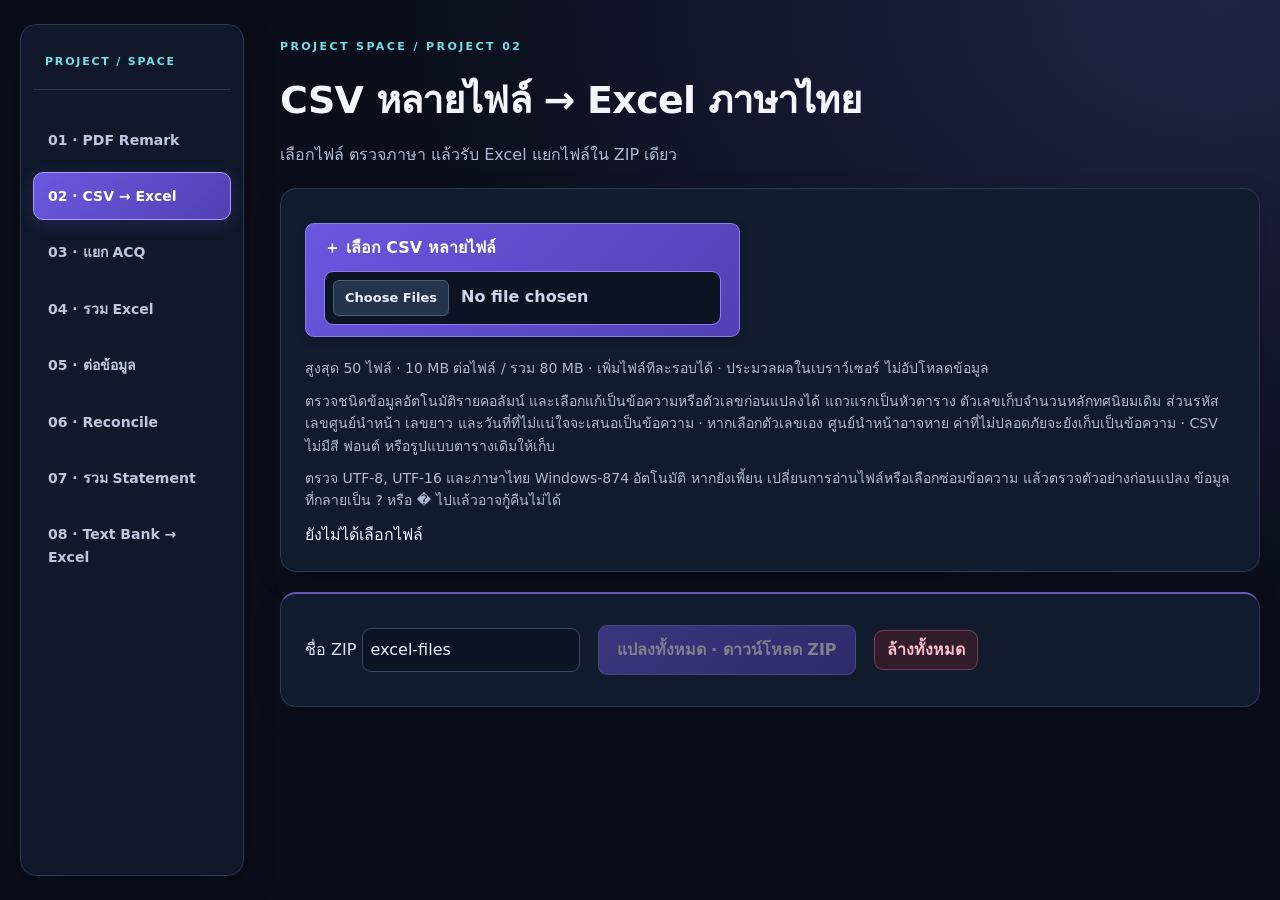
<file: csv-excel.html>
<!doctype html><html lang="th"><head><meta charset="utf-8"><meta name="viewport" content="width=device-width,initial-scale=1"><title>Project 02 · CSV เป็น Excel</title><link rel="stylesheet" href="style.css?v=project02"><link rel="stylesheet" href="csv-excel.css?v=auto-types-2"><script defer src="vendor/papaparse.min.js"></script><script defer src="vendor/xlsx.full.min.js"></script><script defer src="vendor/jszip.min.js"></script><script defer src="csv-numbers.js?v=auto-types-2"></script><script defer src="csv-excel.js?v=auto-types-2"></script><link rel="stylesheet" href="theme.css?v=dark-1"><link rel="stylesheet" href="sidebar.css?v=20261102"></head><body><main><nav aria-label="เลือกโปรเจกต์"><a href="index.html?v=20261107">01 · PDF Remark</a><a href="csv-excel.html?v=20261107" aria-current="page">02 · CSV → Excel</a><a href="acq-split.html?v=20261107">03 · แยก ACQ</a><a href="merge-excel.html?v=20261107">04 · รวม Excel</a><a href="append-excel.html?v=20261107">05 · ต่อข้อมูล</a><a href="reconcile.html?v=20261107">06 · Reconcile</a><a href="statements.html?v=20261107">07 · รวม Statement</a><a href="bank-text.html?v=20261107">08 · Text Bank → Excel</a></nav><span class="eyebrow">PROJECT SPACE / PROJECT 02</span><h1>CSV หลายไฟล์ → Excel ภาษาไทย</h1><p>เลือกไฟล์ ตรวจภาษา แล้วรับ Excel แยกไฟล์ใน ZIP เดียว</p><section class="panel"><label class="upload">＋ เลือก CSV หลายไฟล์<input id="csvFiles" type="file" accept=".csv,text/csv" multiple></label><p class="muted">สูงสุด 50 ไฟล์ · 10 MB ต่อไฟล์ / รวม 80 MB · เพิ่มไฟล์ทีละรอบได้ · ประมวลผลในเบราว์เซอร์ ไม่อัปโหลดข้อมูล</p><p class="muted">ตรวจชนิดข้อมูลอัตโนมัติรายคอลัมน์ และเลือกแก้เป็นข้อความหรือตัวเลขก่อนแปลงได้ แถวแรกเป็นหัวตาราง ตัวเลขเก็บจำนวนหลักทศนิยมเดิม ส่วนรหัส เลขศูนย์นำหน้า เลขยาว และวันที่ที่ไม่แน่ใจจะเสนอเป็นข้อความ · หากเลือกตัวเลขเอง ศูนย์นำหน้าอาจหาย ค่าที่ไม่ปลอดภัยจะยังเก็บเป็นข้อความ · CSV ไม่มีสี ฟอนต์ หรือรูปแบบตารางเดิมให้เก็บ</p><p class="muted">ตรวจ UTF-8, UTF-16 และภาษาไทย Windows-874 อัตโนมัติ หากยังเพี้ยน เปลี่ยนการอ่านไฟล์หรือเลือกซ่อมข้อความ แล้วตรวจตัวอย่างก่อนแปลง ข้อมูลที่กลายเป็น ? หรือ � ไปแล้วอาจกู้คืนไม่ได้</p><div id="csvStatus" role="status" aria-live="polite">ยังไม่ได้เลือกไฟล์</div></section><div id="csvItems"></div><section class="panel footer"><label>ชื่อ ZIP <input id="csvZipName" value="excel-files" maxlength="100"></label><button id="convert" disabled>แปลงทั้งหมด · ดาวน์โหลด ZIP</button><button id="clearAll" class="remove">ล้างทั้งหมด</button><a id="csvDownload" hidden>ดาวน์โหลด ZIP อีกครั้ง</a></section></main></body></html>
</file>
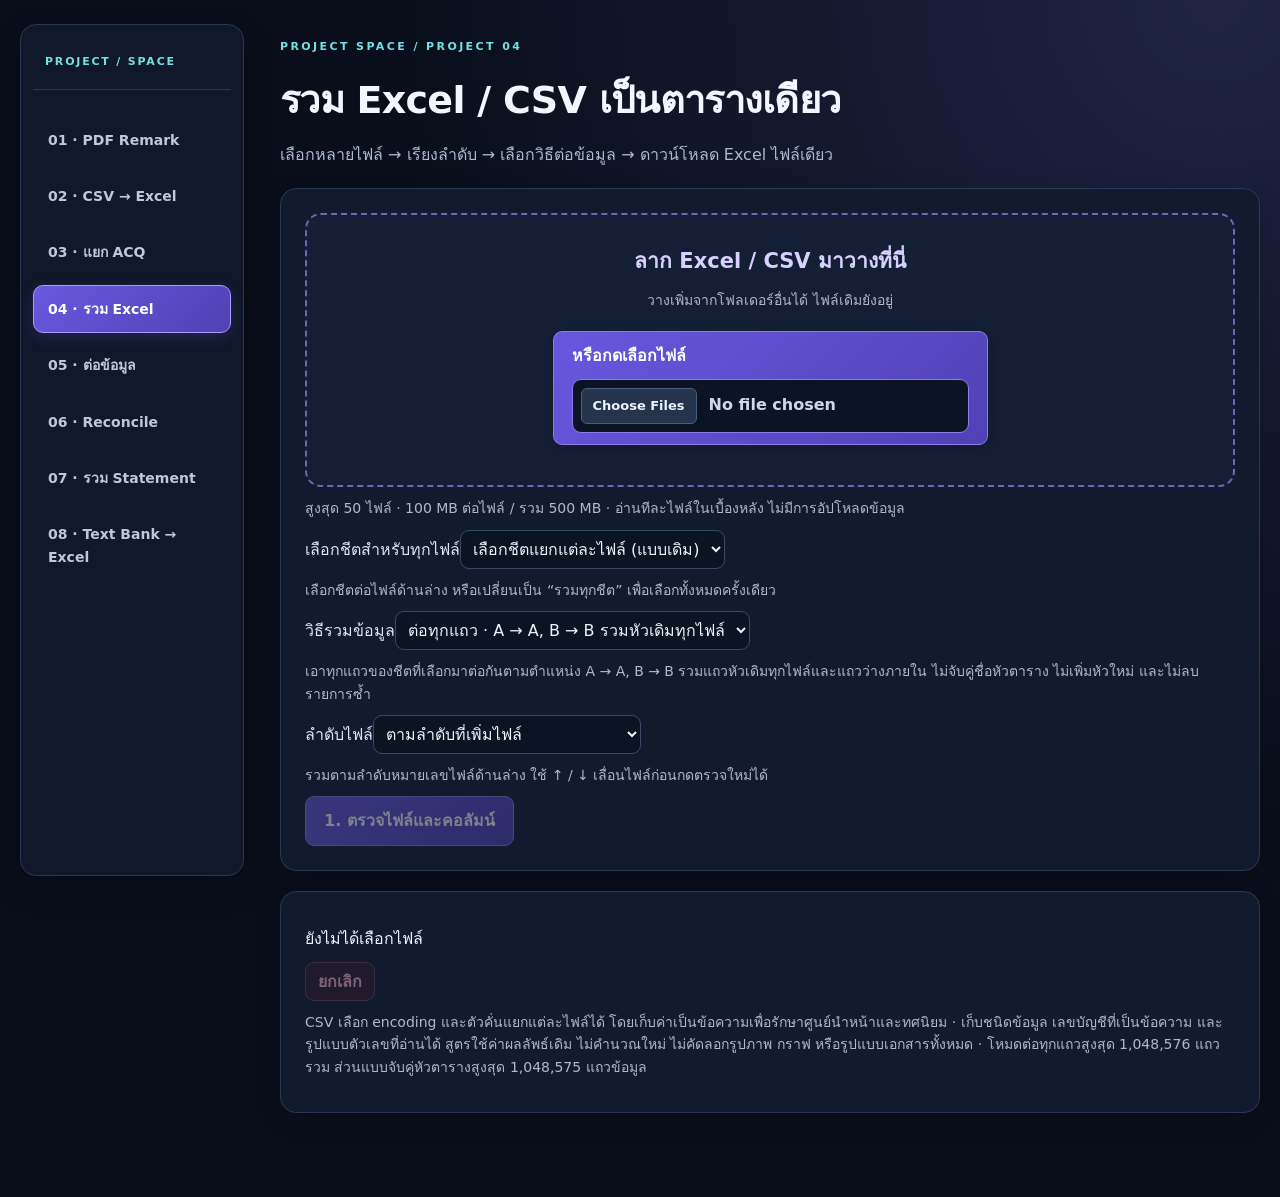
<file: merge-excel.html>
<!doctype html><html lang="th"><head><meta charset="utf-8"><meta name="viewport" content="width=device-width,initial-scale=1"><title>Project 04 · รวม Excel</title><link rel="stylesheet" href="style.css"><link rel="stylesheet" href="csv-excel.css"><link rel="stylesheet" href="theme.css?v=dark-1"><script defer src="merge-excel.js?v=bulk-sheets-1"></script><style>main [hidden]{display:none!important}.drop-zone{border:2px dashed #7165bc;border-radius:16px;padding:30px 20px;text-align:center;background:#141e34;transition:background .15s,border-color .15s}.drop-zone strong{font-size:21px;color:#d8d1ff}.drop-zone.drag-over{background:#283458;border-color:#81ece5;box-shadow:0 0 0 4px #81ece522}.csv-option[hidden]{display:none}.drop-zone .upload{text-align:left;max-width:100%}</style><link rel="stylesheet" href="sidebar.css?v=20261102"></head><body><main><nav aria-label="เลือกโปรเจกต์"><a href="index.html?v=20261107">01 · PDF Remark</a><a href="csv-excel.html?v=20261107">02 · CSV → Excel</a><a href="acq-split.html?v=20261107">03 · แยก ACQ</a><a href="merge-excel.html?v=20261107" aria-current="page">04 · รวม Excel</a><a href="append-excel.html?v=20261107">05 · ต่อข้อมูล</a><a href="reconcile.html?v=20261107">06 · Reconcile</a><a href="statements.html?v=20261107">07 · รวม Statement</a><a href="bank-text.html?v=20261107">08 · Text Bank → Excel</a></nav><span class="eyebrow">PROJECT SPACE / PROJECT 04</span><h1>รวม Excel / CSV เป็นตารางเดียว</h1><p>เลือกหลายไฟล์ → เรียงลำดับ → เลือกวิธีต่อข้อมูล → ดาวน์โหลด Excel ไฟล์เดียว</p><section class="panel"><div id="dropZone" class="drop-zone" role="region" aria-label="ลากไฟล์ Excel หรือ CSV มาวาง"><strong>ลาก Excel / CSV มาวางที่นี่</strong><p id="dropHint" class="muted">วางเพิ่มจากโฟลเดอร์อื่นได้ ไฟล์เดิมยังอยู่</p><label class="upload">หรือกดเลือกไฟล์<input id="mergeFiles" type="file" multiple accept=".xlsx,.xls,.csv"></label></div><p class="muted">สูงสุด 50 ไฟล์ · 100 MB ต่อไฟล์ / รวม 500 MB · อ่านทีละไฟล์ในเบื้องหลัง ไม่มีการอัปโหลดข้อมูล</p><p id="headerModeHint" class="muted">ต่อแถวตามลำดับไฟล์ด้านล่าง จับคู่ชื่อหัวตารางโดยตัดช่องว่างหัวท้ายและไม่แยกตัวพิมพ์ใหญ่–เล็ก เก็บหัวตารางครั้งเดียว ไม่ลบรายการซ้ำ คอลัมน์ว่างทั้งหัวและข้อมูลจะข้าม · คอลัมน์ที่มีข้อมูลแต่หัวว่างจะตั้งชื่อตามตำแหน่ง เช่น Column P (ไม่มีหัวตาราง) โปรดตรวจตัวอย่างก่อนรวม · ชื่อหัวตารางซ้ำในไฟล์เดียวกันต้องแก้ก่อนรวม</p><label>เลือกชีตสำหรับทุกไฟล์<select id="sheetMode"><option value="individual">เลือกชีตแยกแต่ละไฟล์ (แบบเดิม)</option><option value="all">รวมทุกชีตของทุกไฟล์</option><option value="common">ใช้ชีตชื่อเดียวกันทุกไฟล์</option></select></label><label id="sharedSheetLabel" hidden>ชื่อชีตที่ใช้ทุกไฟล์<select id="sharedSheet"></select></label><p id="sheetModeHint" class="muted"></p><label>วิธีรวมข้อมูล<select id="mergeMode"><option value="raw">ต่อทุกแถว · A → A, B → B รวมหัวเดิมทุกไฟล์</option><option value="headers">แบบเดิม · จับคู่หัวตาราง เก็บหัวครั้งเดียว</option></select></label><p id="modeHint" class="muted"></p><div class="actions"><label>ลำดับไฟล์<select id="fileOrder"><option value="original">ตามลำดับที่เพิ่มไฟล์</option><option value="asc">ชื่อไฟล์ ก → ฮ / A → Z / 1 → 10</option><option value="desc">ชื่อไฟล์ ฮ → ก / Z → A / 10 → 1</option><option value="manual">จัดลำดับเอง</option></select></label></div><p class="muted">รวมตามลำดับหมายเลขไฟล์ด้านล่าง ใช้ ↑ / ↓ เลื่อนไฟล์ก่อนกดตรวจใหม่ได้</p><div id="mergeSources"></div><button id="analyze" disabled>1. ตรวจไฟล์และคอลัมน์</button></section><section class="panel" id="outputSettings" hidden><h2 id="outputTitle">ตัวอย่าง Output</h2><p id="outputColumnsHint" class="muted">เรียงตามลำดับที่พบในไฟล์ต้นทาง หากไฟล์ไหนไม่มีคอลัมน์ที่เลือก จะเว้นว่างให้</p><div class="actions"><button id="selectAll">เลือกทั้งหมด</button><button id="selectNone" class="remove">ล้างการเลือก</button></div><div id="mergeColumns" style="display:flex;flex-wrap:wrap;gap:8px 20px"></div><label><input id="includeSource" type="checkbox"> เพิ่มคอลัมน์ Source File (ต้นทาง)</label><label>ชื่อไฟล์ Output <input id="mergeFilename" value="merged.xlsx" maxlength="120"></label><p id="missingColumns" class="muted" style="white-space:pre-line"></p><h2>ตัวอย่างผลลัพธ์</h2><p id="mergeCount" class="muted"></p><div id="mergePreview" class="csv-preview"></div><button id="mergeRun" disabled>2. รวมและดาวน์โหลด Excel</button><a id="mergeDownload" hidden>ดาวน์โหลดอีกครั้ง</a></section><section class="panel"><p id="mergeStatus" role="status" aria-live="polite">ยังไม่ได้เลือกไฟล์</p><progress id="mergeProgress" hidden style="width:100%"></progress><button id="mergeCancel" class="remove" disabled>ยกเลิก</button><p class="muted">CSV เลือก encoding และตัวคั่นแยกแต่ละไฟล์ได้ โดยเก็บค่าเป็นข้อความเพื่อรักษาศูนย์นำหน้าและทศนิยม · เก็บชนิดข้อมูล เลขบัญชีที่เป็นข้อความ และรูปแบบตัวเลขที่อ่านได้ สูตรใช้ค่าผลลัพธ์เดิม ไม่คำนวณใหม่ ไม่คัดลอกรูปภาพ กราฟ หรือรูปแบบเอกสารทั้งหมด · โหมดต่อทุกแถวสูงสุด 1,048,576 แถวรวม ส่วนแบบจับคู่หัวตารางสูงสุด 1,048,575 แถวข้อมูล</p></section></main></body></html>
</file>
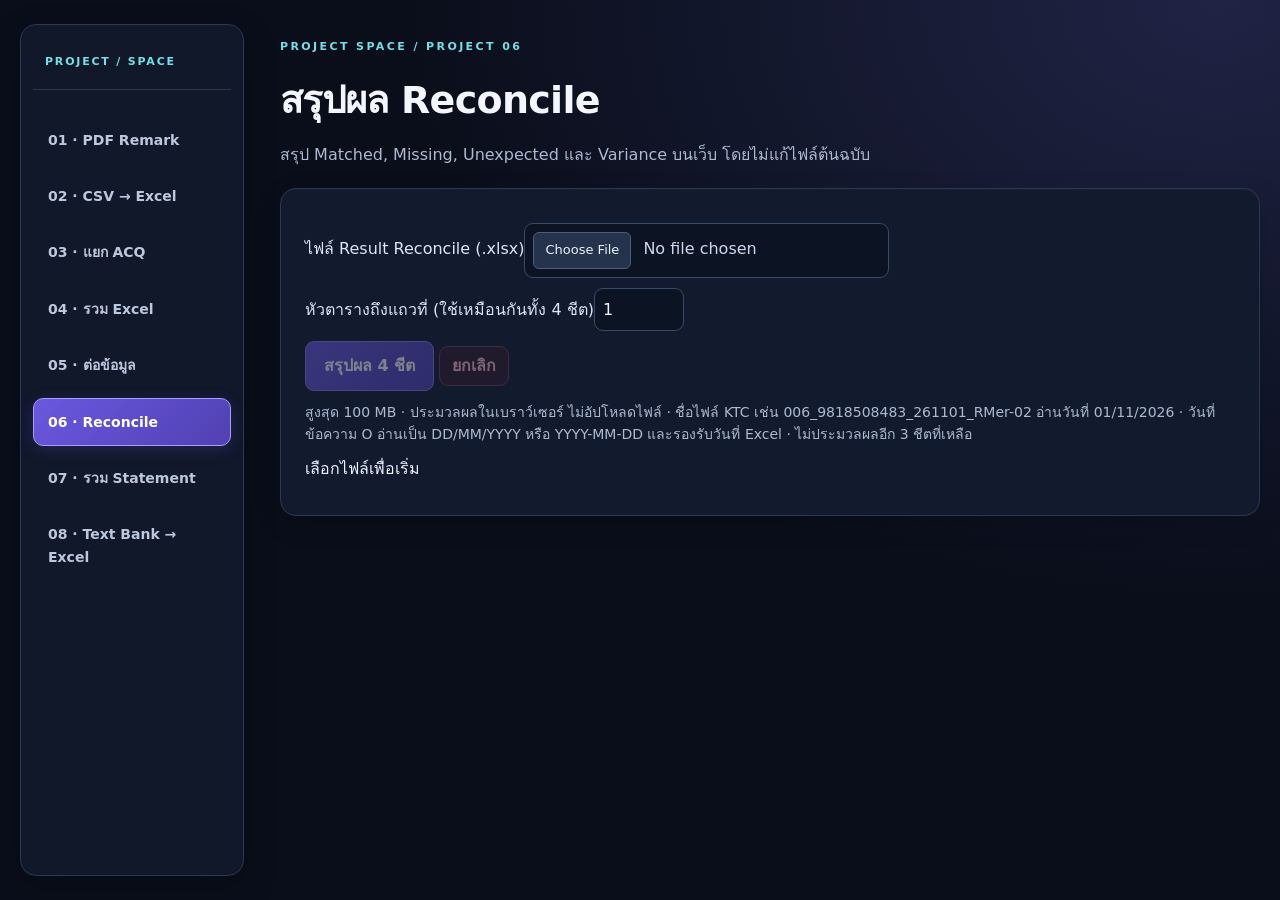
<file: reconcile.html>
<!doctype html><html lang="th"><head><meta charset="utf-8"><meta name="viewport" content="width=device-width,initial-scale=1"><title>Project 06 · Reconcile Summary</title><link rel="stylesheet" href="style.css"><link rel="stylesheet" href="csv-excel.css"><link rel="stylesheet" href="theme.css?v=dark-1"><link rel="stylesheet" href="reconcile.css?v=day-total-2"><script defer src="reconcile-core.js?v=ktc-types-1"></script><script defer src="reconcile.js?v=ktc-types-1"></script><link rel="stylesheet" href="sidebar.css?v=20261102"></head><body><main><nav aria-label="เลือกโปรเจกต์"><a href="index.html?v=20261107">01 · PDF Remark</a><a href="csv-excel.html?v=20261107">02 · CSV → Excel</a><a href="acq-split.html?v=20261107">03 · แยก ACQ</a><a href="merge-excel.html?v=20261107">04 · รวม Excel</a><a href="append-excel.html?v=20261107">05 · ต่อข้อมูล</a><a href="reconcile.html?v=20261107" aria-current="page">06 · Reconcile</a><a href="statements.html?v=20261107">07 · รวม Statement</a><a href="bank-text.html?v=20261107">08 · Text Bank → Excel</a></nav><span class="eyebrow">PROJECT SPACE / PROJECT 06</span><h1>สรุปผล Reconcile</h1><p>สรุป Matched, Missing, Unexpected และ Variance บนเว็บ โดยไม่แก้ไฟล์ต้นฉบับ</p><section class="panel"><label>ไฟล์ Result Reconcile (.xlsx)<input id="reconcileFile" type="file" accept=".xlsx"></label><label>หัวตารางถึงแถวที่ (ใช้เหมือนกันทั้ง 4 ชีต)<input id="reconcileHeader" type="number" min="1" max="100" value="1"></label><button id="reconcileRun" disabled>สรุปผล 4 ชีต</button> <button id="reconcileCancel" class="remove" disabled>ยกเลิก</button><p class="muted">สูงสุด 100 MB · ประมวลผลในเบราว์เซอร์ ไม่อัปโหลดไฟล์ · ชื่อไฟล์ KTC เช่น 006_9818508483_261101_RMer-02 อ่านวันที่ 01/11/2026 · วันที่ข้อความ O อ่านเป็น DD/MM/YYYY หรือ YYYY-MM-DD และรองรับวันที่ Excel · ไม่ประมวลผลอีก 3 ชีตที่เหลือ</p><p id="reconcileStatus" role="status" aria-live="polite">เลือกไฟล์เพื่อเริ่ม</p><progress id="reconcileProgress" hidden style="width:100%"></progress></section><div id="reconcileResults" hidden><section class="panel"><h2>Matched Transactions</h2><p class="muted">วันที่ไฟล์ธนาคาร A → Settlement Date O → Bank Profile H → ประเภท D (แยก Settled / Refund Calculated (RC) และประเภทอื่น) → SUM แยก Q, R, S, AC, AA โดยไม่รวมข้ามโปรไฟล์หรือวันที่</p><div class="actions"><button id="exportDiff" disabled>Export diff found</button></div><p class="muted">Net amount = Acq amount + Acq MDR fee + Acq interest fee + Acq VAT ตามเครื่องหมายบวก/ลบในไฟล์</p><p class="muted">เฉพาะ Matched ที่วันที่ธนาคารจาก A ไม่เท่ากับ O · สรุปหนึ่งแถวต่อวันที่ทั้งสอง + Bank Profile แยกประเภท D โดยรวมข้าม Sourcefile และรวมชื่อไฟล์ไว้ในช่องเดียว · Remark ว่าง · วันที่อ่านไม่ได้จะไม่ส่งออก</p><p id="matchedInfo"></p><div id="matchedGroups"></div></section><section class="panel"><h2>Missing in Acquirer · รายการที่ต้องตรวจสอบ</h2><p class="muted">เลือก D = Settled และ O ตรงกับวันที่ไฟล์ธนาคารใน Matched จากนั้นเทียบ G กับ G ใน Matched ทั้งชีต (ตัดช่องว่างหัวท้ายและเทียบตัวพิมพ์ตรงกัน) แสดงเฉพาะที่ไม่พบหรือ G ว่าง · “ไม่พบ” หมายถึงยังไม่พบหลักฐานในไฟล์นี้ ไม่ใช่การยืนยันว่าไม่ได้รับเงิน</p><button id="exportMissing" disabled>Export Missing · Summary + รายการ</button><div id="missingSummary"></div><p id="missingInfo"></p><div id="missingTable"></div></section><section class="panel"><h2>Unexpected Acquirer · ธนาคารมี แต่ 2C2P ไม่มี</h2><button id="exportUnexpected" disabled>Export Unexpected · ทุกรายการ</button><p id="unexpectedInfo"></p><p class="muted">แสดงทุกคอลัมน์ของแถวที่มีข้อมูล แบ่งหน้าละ 50 รายการ</p><div id="unexpectedTable"></div></section><section class="panel"><h2>Variance Summary</h2><p class="muted">กรองเฉพาะ A = Bank line (ตัดช่องว่าง ไม่แยกตัวพิมพ์เล็ก–ใหญ่) แล้วรวม AO แยกวันที่จาก SourceFileName B (หนึ่งวันหนึ่งยอด) พร้อมแสดง Bank Line A ที่พบ และดูยอดแยก Bank Line ภายในวันได้</p><p id="varianceInfo"></p><div id="varianceGroups"></div></section><section class="panel"><h2>ข้อมูลที่ต้องตรวจสอบก่อนใช้ยอด</h2><p class="muted">แถวที่อ่านวันที่ไม่ได้จะไม่รวมในกลุ่มยอด ค่าว่างในช่องยอดคิดเป็นศูนย์ แต่ค่าที่ไม่ใช่ตัวเลขจะไม่รวมและแจ้งเตือน ยอดที่มีคำเตือนจึงเป็นยอดเฉพาะค่าที่อ่านได้</p><p id="issueInfo"></p><div id="issueTable" class="csv-preview"></div></section></div></main></body></html>
</file>
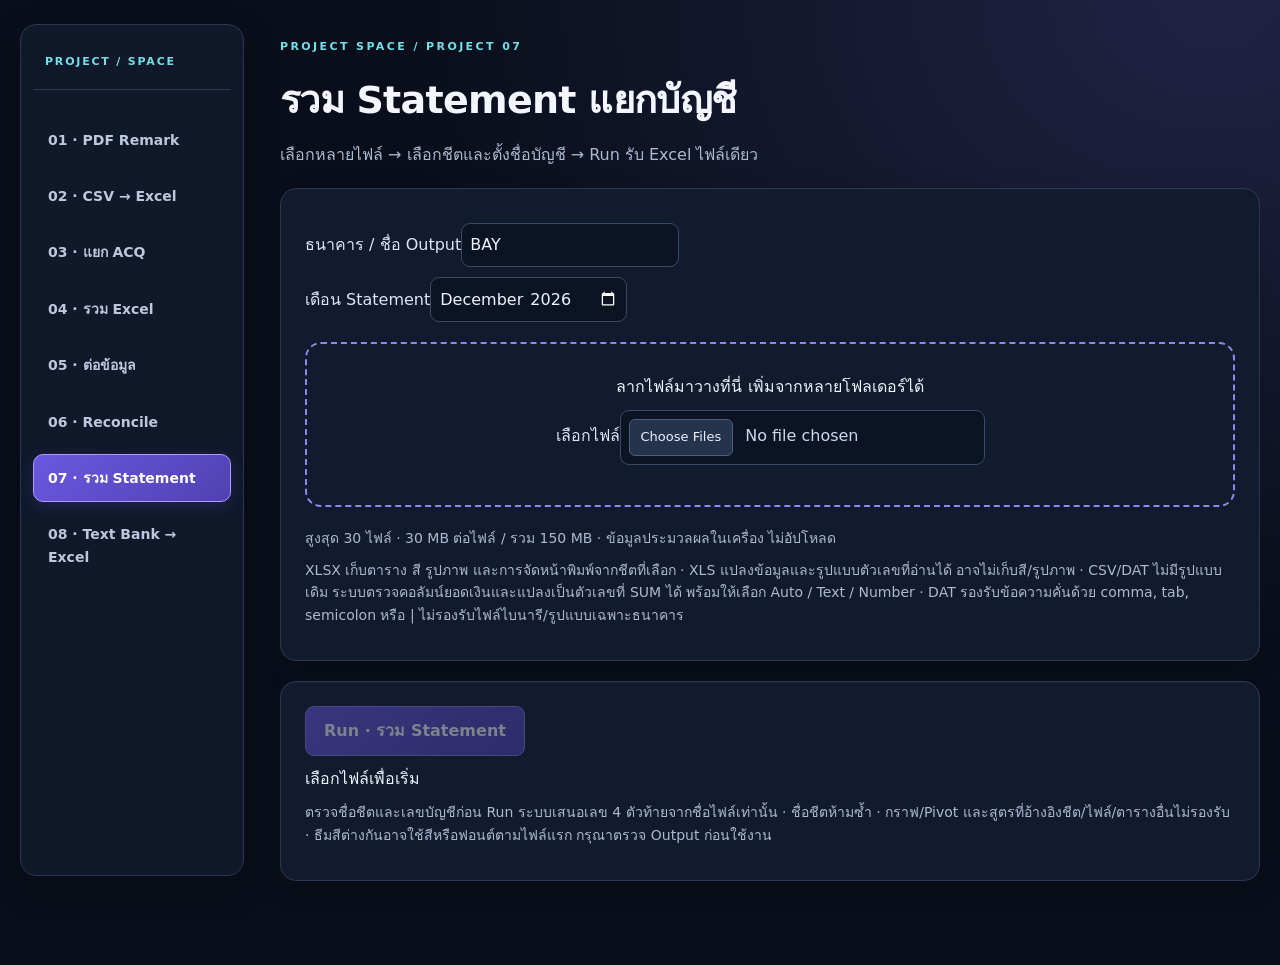
<file: statements.html>
<!doctype html><html lang="th"><head><meta charset="utf-8"><meta name="viewport" content="width=device-width,initial-scale=1"><title>Project 07 · รวม Statement</title><link rel="stylesheet" href="style.css"><link rel="stylesheet" href="csv-excel.css"><link rel="stylesheet" href="theme.css?v=dark-1"><script defer src="vendor/xlsx.full.min.js"></script><script defer src="vendor/jszip.min.js"></script><script defer src="vendor/papaparse.min.js"></script><script defer src="csv-numbers.js"></script><script defer src="statement-types.js?v=1"></script><script defer src="statement-core.js?v=types-1"></script><script defer src="statements.js?v=types-1"></script><link rel="stylesheet" href="sidebar.css?v=20261102"></head><body><main><nav aria-label="เลือกโปรเจกต์"><a href="index.html?v=20261107">01 · PDF Remark</a><a href="csv-excel.html?v=20261107">02 · CSV → Excel</a><a href="acq-split.html?v=20261107">03 · แยก ACQ</a><a href="merge-excel.html?v=20261107">04 · รวม Excel</a><a href="append-excel.html?v=20261107">05 · ต่อข้อมูล</a><a href="reconcile.html?v=20261107">06 · Reconcile</a><a href="statements.html?v=20261107" aria-current="page">07 · รวม Statement</a><a href="bank-text.html?v=20261107">08 · Text Bank → Excel</a></nav><span class="eyebrow">PROJECT SPACE / PROJECT 07</span><h1>รวม Statement แยกบัญชี</h1><p>เลือกหลายไฟล์ → เลือกชีตและตั้งชื่อบัญชี → Run รับ Excel ไฟล์เดียว</p><section class="panel"><label>ธนาคาร / ชื่อ Output<input id="bank" value="BAY" maxlength="60"></label><label>เดือน Statement<input id="month" type="month"></label><div id="drop" tabindex="0" style="border:2px dashed #9285ef;padding:30px;margin:20px 0;border-radius:16px;text-align:center">ลากไฟล์มาวางที่นี่ เพิ่มจากหลายโฟลเดอร์ได้<br><label>เลือกไฟล์<input id="files" type="file" multiple accept=".xlsx,.xls,.csv,.dat"></label></div><p class="muted">สูงสุด 30 ไฟล์ · 30 MB ต่อไฟล์ / รวม 150 MB · ข้อมูลประมวลผลในเครื่อง ไม่อัปโหลด</p><p class="muted">XLSX เก็บตาราง สี รูปภาพ และการจัดหน้าพิมพ์จากชีตที่เลือก · XLS แปลงข้อมูลและรูปแบบตัวเลขที่อ่านได้ อาจไม่เก็บสี/รูปภาพ · CSV/DAT ไม่มีรูปแบบเดิม ระบบตรวจคอลัมน์ยอดเงินและแปลงเป็นตัวเลขที่ SUM ได้ พร้อมให้เลือก Auto / Text / Number · DAT รองรับข้อความคั่นด้วย comma, tab, semicolon หรือ | ไม่รองรับไฟล์ไบนารี/รูปแบบเฉพาะธนาคาร</p><div id="entries"></div></section><section class="panel"><button id="run" disabled>Run · รวม Statement</button><a id="download" hidden>ดาวน์โหลดอีกครั้ง</a><p id="status" role="status">เลือกไฟล์เพื่อเริ่ม</p><p class="muted">ตรวจชื่อชีตและเลขบัญชีก่อน Run ระบบเสนอเลข 4 ตัวท้ายจากชื่อไฟล์เท่านั้น · ชื่อชีตห้ามซ้ำ · กราฟ/Pivot และสูตรที่อ้างอิงชีต/ไฟล์/ตารางอื่นไม่รองรับ · ธีมสีต่างกันอาจใช้สีหรือฟอนต์ตามไฟล์แรก กรุณาตรวจ Output ก่อนใช้งาน</p></section></main></body></html>
</file>
<file: style.css>
*{box-sizing:border-box}body{margin:0;font:16px/1.6 system-ui,sans-serif;background:#f3f5fa;color:#1e2b46}main{max-width:1180px;margin:auto;padding:36px 20px}.eyebrow{font-size:12px;letter-spacing:2px;color:#5262c6;font-weight:bold}h1{margin:8px 0;font-size:34px}h2{margin:0;font-size:19px;overflow-wrap:anywhere}p{margin:10px 0}.panel,.item{background:white;border:1px solid #dce2ee;padding:24px;border-radius:16px;margin:20px 0}.muted{color:#66738b;font-size:14px}.upload,button{background:#4b59d6;color:white;border:0;border-radius:9px;padding:11px 18px;font:inherit;cursor:pointer;display:inline-block}button:disabled{opacity:.5;cursor:not-allowed}.upload input{display:block;margin-top:10px;max-width:100%}.row{display:flex;align-items:center;justify-content:space-between;gap:12px}.remove{background:#fcecec;color:#b32c40;padding:6px 12px}.editor{display:grid;grid-template-columns:300px minmax(0,1fr);gap:24px;margin-top:20px}label{display:block;margin:10px 0}input,textarea,select{font:inherit;padding:8px;border:1px solid #cbd3e4;border-radius:7px;max-width:100%}textarea{width:100%;min-height:160px;resize:vertical}input[type=number]{width:90px}.stage{position:relative;line-height:0;background:#eee;cursor:crosshair;align-self:start;overflow:hidden;border:1px solid #d3dae7}.stage canvas{display:block;width:100%;height:auto}.overlay{position:absolute;pointer-events:none;line-height:0;outline:1px dashed #5a64db}.overlay canvas{width:100%;height:100%}.error{color:#b42318!important}.note{font-size:13px;min-height:24px}.footer{display:flex;align-items:center;gap:18px;flex-wrap:wrap}.footer p{width:100%}#download{color:#384ac4}#status{white-space:pre-line}@media(max-width:750px){.editor{grid-template-columns:1fr}.panel,.item{padding:16px}main{padding:24px 12px}}
.slot-grid{display:grid;grid-template-columns:1fr 1fr;gap:24px}.slot-grid input[type=file]{display:block;width:100%;margin-top:10px}.slot-grid textarea{display:block;margin-top:10px;min-height:100px}.details{margin-top:16px}.details summary{cursor:pointer;color:#394ac2;font-weight:600}.item [hidden]{display:none!important}@media(max-width:750px){.slot-grid{grid-template-columns:1fr;gap:0}}
</file>
<file: theme.css>
:root{color-scheme:dark;--bg:#090e1a;--surface:#121b2d;--field:#0c1424;--border:#2a3852;--text:#edf2ff;--muted:#acb9d1;--accent:#9c91ff;--cyan:#73e0e8}body{background:radial-gradient(ellipse at 95% 0,#202344 0,transparent 48%),var(--bg);color:var(--text);min-height:100vh}main{padding-top:28px;padding-bottom:64px}a{color:#b6adff}a:hover{color:#d4ceff}nav{display:flex;align-items:center;gap:10px;flex-wrap:wrap;margin:0 0 36px;padding:14px;border:1px solid var(--border);border-radius:16px;background:#10182a;box-shadow:0 12px 35px #0003}nav::before{content:'PROJECT / SPACE';font-size:12px;font-weight:800;letter-spacing:2px;color:var(--cyan);margin-right:auto;padding:0 12px}nav a{display:inline-flex;align-items:center;justify-content:center;min-height:44px;padding:10px 16px;background:transparent;border:1px solid transparent;border-radius:10px;text-decoration:none;font-size:14px;font-weight:600;color:#bdc8df;transition:background .15s,border-color .15s,color .15s}nav a:hover{background:#202b44;border-color:#415273;color:white}nav a[aria-current="page"]{background:linear-gradient(135deg,#6a58df,#5141b2);color:white;border-color:#a99cff;box-shadow:0 4px 16px #6652d538}.eyebrow{color:var(--cyan);font-size:11px;letter-spacing:2.4px}h1{color:#f3f5ff;font-size:clamp(27px,4vw,38px);letter-spacing:-.7px;margin:12px 0}h2{color:#e8ecff}main>p{color:var(--muted)}.panel,.item{background:var(--surface);border-color:var(--border);box-shadow:0 8px 28px #0002,inset 0 1px #ffffff04}.muted,.csv-info{color:var(--muted)}label{color:#dce5fa}input,textarea,select{background:var(--field);color:var(--text);border:1px solid #394a68;border-radius:9px;accent-color:#a99bff}input::placeholder,textarea::placeholder{color:#8f9eb8}input:focus,textarea:focus,select:focus{outline:2px solid #9c91ff;outline-offset:2px;border-color:var(--accent)}:focus-visible{outline:2px solid var(--cyan);outline-offset:4px}button,.upload{background:linear-gradient(135deg,#6957df,#5141b5);color:white;border:1px solid #8d7dea;box-shadow:0 3px 10px #0002;font-weight:600}button:hover:not(:disabled),.upload:hover{background:#7763ec;border-color:#c4baff}button:disabled{opacity:.45;box-shadow:none}.remove{background:#301c2b;color:#ffbdcb;border:1px solid #754052;box-shadow:none}.remove:hover:not(:disabled){background:#512a3c;border-color:#c2768d}input[type=file]{background:var(--field);color:#ccd7ed}input[type=file]::file-selector-button{font:inherit;font-size:13px;background:#26334d;color:#ecf1ff;border:1px solid #4a5e80;border-radius:6px;padding:7px 11px;margin-right:12px;cursor:pointer}.upload input{border-color:#8d7dea}.details summary,summary{color:#b7dbe8}.details summary{color:#b8adff}.note{color:#b6c4dc}.error,.csv-error{color:#ffb1ad!important}.acq-group{background:#0f1829;border-color:#344460}.work-panel{background:#19223d;border-color:#554d89;color:#e7eaff}.work-panel p{color:#e7eaff}.work-panel progress{accent-color:#aa9aff}.csv-preview{border-radius:9px;scrollbar-color:#485773 #101827}.csv-preview td,#result th,#result td{border-color:#34425b}.csv-preview tr:first-child,.col-heading{background:#24304b;color:#e5eaff}#result>table tr:first-child{background:#24304b}#result>table tr:nth-child(even){background:#172238}#download,#csvDownload,#acqDownload{color:#8de2df;font-weight:600}.stage{background:white;border-color:#647390;border-radius:6px}.overlay{outline-color:#7763ec}input[type=checkbox]{width:17px;height:17px;vertical-align:middle}.footer{border-top:2px solid #6656b8}::selection{background:#6656b8;color:white}@media(max-width:780px){nav::before{width:100%;margin:0;padding:2px 6px 8px}nav a{flex:1;padding:9px 10px;font-size:13px}nav{padding:10px;gap:6px;margin-bottom:26px}main{padding-top:16px}.row{flex-wrap:wrap}}@media(prefers-reduced-motion:reduce){nav a{transition:none}}
.upload{max-width:100%;overflow-wrap:anywhere}.upload input{width:100%;min-width:0}.slot-grid>*{min-width:0}
</file>
<file: sidebar.css>
/* Project navigation: a persistent left sidebar on desktop. */
@media(min-width:1000px){
 body{padding-left:260px}
 main{padding-top:32px}
 main>nav{position:fixed;left:20px;top:24px;bottom:24px;width:224px;margin:0;padding:18px 12px;display:flex;flex-direction:column;align-items:stretch;justify-content:flex-start;flex-wrap:nowrap;gap:8px;overflow-y:auto;z-index:20;box-shadow:0 12px 35px #0003;scrollbar-width:thin}
 main>nav::before{flex:none;margin:0 0 18px;padding:10px 12px 18px;border-bottom:1px solid var(--border);font-size:11px;letter-spacing:1.8px}
 main>nav a{flex:none;width:100%;justify-content:flex-start;min-height:48px;padding:12px 14px;white-space:normal;overflow-wrap:anywhere}
}
@media(max-width:999px){
 main>nav{display:grid;grid-template-columns:repeat(2,minmax(0,1fr));gap:6px;margin-bottom:26px;padding:12px}
 main>nav::before{grid-column:1/-1;width:auto;margin:0;padding:6px 8px 12px}
 main>nav a{min-width:0;justify-content:flex-start;padding:10px;font-size:13px}
}
</file>
<file: csv-excel.css>
nav{display:flex;gap:12px;flex-wrap:wrap;margin-bottom:28px}nav a{padding:10px 16px;border:1px solid #d5dced;border-radius:9px;text-decoration:none;color:#4052b8;background:white}nav a[aria-current]{background:#4b59d6;color:white}.csv-controls{display:flex;flex-wrap:wrap;gap:18px}.csv-controls label{flex:1;min-width:180px}.csv-controls select,.csv-controls input{display:block;width:100%;margin-top:5px}.csv-preview{overflow:auto;max-height:290px;margin-top:14px}.csv-preview table{border-collapse:collapse;font-size:13px;min-width:100%}.csv-preview td{border:1px solid #dce2ee;padding:5px 9px;white-space:pre-wrap;min-width:90px}.csv-preview tr:first-child{background:#f0f3fc}.csv-info{font-size:14px;color:#586784}.csv-error{color:#b42318}.filename{overflow-wrap:anywhere}
.column-types{display:grid;grid-template-columns:repeat(auto-fit,minmax(210px,1fr));gap:12px;margin-top:12px}.column-types label{min-width:0;margin:0;padding:12px;border:1px solid #394a68;border-radius:9px}.column-types span,.column-types small{display:block;overflow-wrap:anywhere}.column-types select{width:100%;margin:8px 0}.column-types small{font-size:12px}.type-details{margin:18px 0}

.csv-preview td[data-type="number"]{text-align:right;font-variant-numeric:tabular-nums}
</file>
<file: acq-split.css>
.acq-group{border:1px solid #dce2ee;border-radius:12px;padding:18px;margin:18px 0;background:#fafbff}.group-head{display:flex;gap:12px;align-items:center;flex-wrap:wrap}.group-head input{flex:1;min-width:120px}.condition{display:grid;grid-template-columns:90px 180px minmax(140px,1fr) auto;align-items:start;gap:10px;margin:14px 0}.condition textarea{min-height:70px;height:75px}.condition label{margin:0;font-size:13px}.condition input,.condition select,.condition textarea{display:block;width:100%;margin-top:4px}.actions{display:flex;flex-wrap:wrap;gap:10px;margin:16px 0}.condition .remove{align-self:center}#masterInfo{white-space:pre-line}#result table{border-collapse:collapse;width:100%}#result th,#result td{padding:8px;border:1px solid #dce2ee;text-align:left}#result details{margin:15px 0}.col-heading{font-weight:bold;background:#e9edfc}.group-head label{margin:0}@media(max-width:700px){.condition{grid-template-columns:80px 1fr}.condition label:nth-child(3){grid-column:1/3}.condition button{grid-column:2}.group-head{align-items:stretch}}

.work-panel{position:sticky;top:8px;background:#eef1ff;border:1px solid #cbd3f2;border-radius:10px;padding:12px;z-index:2}.work-panel progress{display:block;width:100%;height:16px;margin:8px 0}.work-panel [hidden]{display:none}

.alternative{border-top:1px solid #526183;margin-top:20px;padding-top:12px}.add-alternative{margin:16px 0 0 10px}
</file>
<file: reconcile.css>
.bank-group{margin:20px 0;padding:16px;border:1px solid #4a527e;border-radius:12px;background:#121d33}.bank-group>summary{font-size:20px;font-weight:700}.settle-group{margin:12px 0 12px 14px;border-left:3px solid #7261c7;padding:8px 14px}.profile-group{margin:12px 0 12px 14px;padding:14px;background:#1b2842;border-radius:9px}.profile-group h3{margin:0 0 8px;font-size:17px}.metric-grid{display:grid;grid-template-columns:repeat(auto-fit,minmax(160px,1fr));gap:10px}.metric{padding:12px;background:#0d1729;border:1px solid #344767;border-radius:8px;min-width:0}.metric strong{display:block;font-size:19px;font-variant-numeric:tabular-nums;overflow-wrap:anywhere}.metric span{font-size:13px;color:#bcc9e3}.metric small{display:block;color:#ffbfaf}.pagination{display:flex;align-items:center;gap:12px;flex-wrap:wrap;margin:12px 0}.csv-preview th{padding:6px 9px;border:1px solid #34425b;white-space:pre-wrap;min-width:100px;text-align:left}.csv-preview td{overflow-wrap:anywhere;max-width:380px}.variance-table td:last-child{text-align:right;font-variant-numeric:tabular-nums}.reconcile-count{color:#8ee2e2}@media(max-width:600px){.settle-group{margin-left:0;padding-left:10px}.profile-group{margin-left:0}.bank-group{padding:12px}}

.bank-group>summary{cursor:pointer}.bank-group>summary>small{display:block;color:#aebbd8;font-size:12px;font-weight:400;margin:6px 0}.daily-total-grid,.metric-grid{display:grid;grid-template-columns:repeat(6,minmax(0,1fr));gap:8px}.daily-total-grid .metric{padding:9px;background:#10192a}.daily-total-grid .metric strong{font-size:16px}.metric span{overflow-wrap:anywhere;font-weight:400}.count-metric strong{color:#8ee2e2}.settle-group>summary{cursor:pointer;font-weight:700}.daily-total-grid{font-size:13px}.bank-group:not([open]){margin:12px 0}.metric strong{font-size:17px}@media(max-width:1000px){.daily-total-grid,.metric-grid{grid-template-columns:repeat(3,minmax(0,1fr))}}@media(max-width:550px){.daily-total-grid,.metric-grid{grid-template-columns:repeat(2,minmax(0,1fr))}}
</file>
